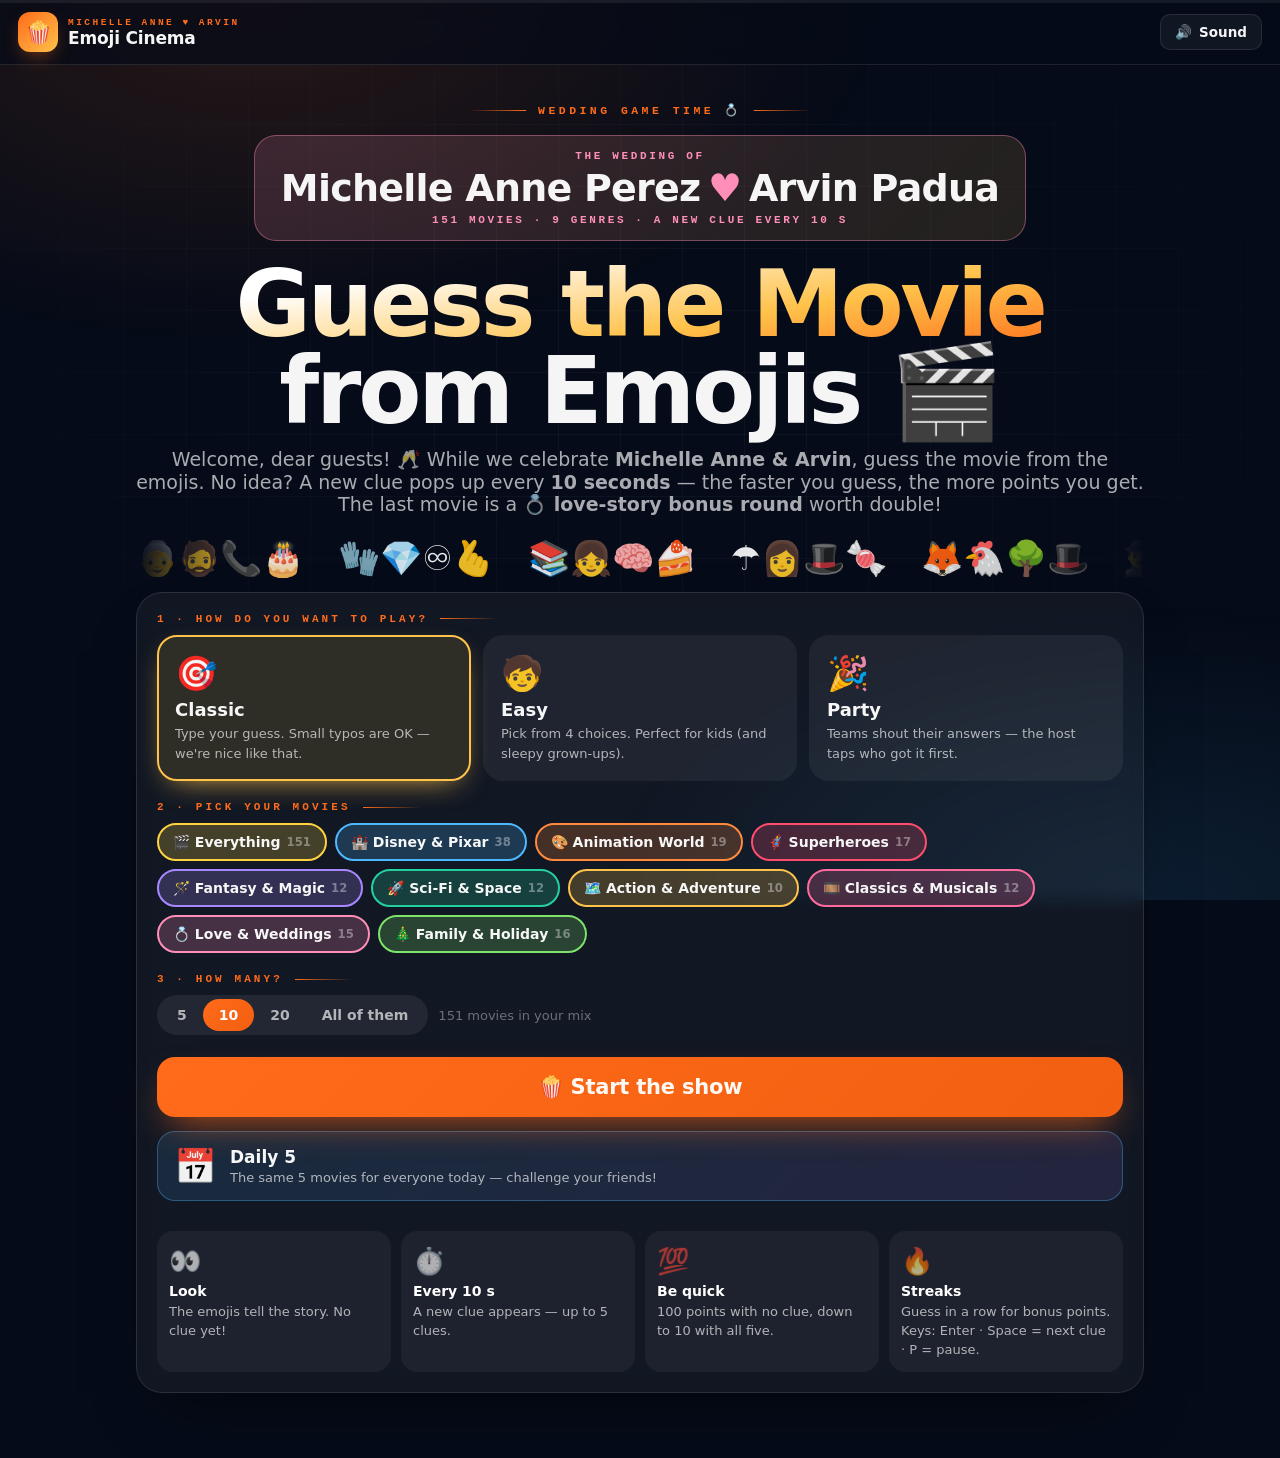
<file: emoji-movies.html>
<!DOCTYPE html>
<html lang="en">
<head>
<meta charset="utf-8">
<meta name="viewport" content="width=device-width, initial-scale=1, viewport-fit=cover">
<title>Emoji Cinema 🍿 · Guess the Movie</title>
<meta name="description" content="Wedding game time for Michelle Anne Perez & Arvin Padua — guess the movie from emojis! A new clue every 10 seconds, 151 movies, 9 categories.">
<meta name="theme-color" content="#050b18">
<link rel="icon" href="data:image/svg+xml,<svg xmlns='http://www.w3.org/2000/svg' viewBox='0 0 100 100'><text y='.9em' font-size='90'>🍿</text></svg>">
<style>
  :root {
    --nam: #050b18; --nam2: #0a1426; --nam3: #111f3a; --ink: rgba(255,255,255,.96); --ink2: rgba(255,255,255,.66); --muted: rgba(255,255,255,.38);
    --card: rgba(255,255,255,.05); --card2: rgba(255,255,255,.09); --line: rgba(255,255,255,.1);
    --pink: #ff6b1a; --yellow: #ffc24a; --cyan: #4db8ff; --green: #25d0a0; --red: #ff4d6d; --orange: #ff6b1a; --violet: #a888ff;
    --mono: 'Cascadia Code', 'Consolas', 'SF Mono', monospace;
    --font: 'Segoe UI Variable Display', 'Segoe UI', system-ui, -apple-system, 'Nunito', sans-serif;
    --round: 'Segoe UI', system-ui, sans-serif;
  }
  * { box-sizing: border-box; margin: 0; padding: 0; -webkit-tap-highlight-color: transparent; }
  html, body { height: 100%; }
  body { font-family: var(--font); color: var(--ink); background: var(--nam); overflow-x: hidden; min-height: 100%; -webkit-font-smoothing: antialiased; }
  body::before { content: ''; position: fixed; inset: 0; pointer-events: none; z-index: 0;
    background: radial-gradient(ellipse 90% 70% at 20% 0%, rgba(255,107,26,.14), transparent 55%), radial-gradient(ellipse 80% 60% at 90% 100%, rgba(77,184,255,.11), transparent 55%); }
  body::after { content: ''; position: fixed; inset: 0; pointer-events: none; z-index: 0;
    background-image: linear-gradient(rgba(255,255,255,.035) 1px, transparent 1px), linear-gradient(90deg, rgba(255,255,255,.035) 1px, transparent 1px);
    background-size: 62px 62px; mask-image: radial-gradient(ellipse 80% 70% at 50% 40%, #000 20%, transparent 78%); }
  #rail { position: fixed; top: 0; left: 0; right: 0; height: 3px; background: rgba(255,255,255,.07); z-index: 30; }
  #railfill { height: 100%; width: 0; background: linear-gradient(90deg, var(--orange), var(--yellow)); box-shadow: 0 0 14px rgba(255,107,26,.7); transition: width .55s cubic-bezier(.4,0,.2,1); }
  button, input { font: inherit; color: inherit; }
  button { cursor: pointer; border: 0; background: none; }
  .hidden { display: none !important; }

  /* floating background emojis */
  .float-bg { position: fixed; inset: 0; pointer-events: none; overflow: hidden; z-index: 0; }
  .float-bg span { position: absolute; bottom: -60px; font-size: 34px; opacity: .09; animation: rise linear infinite; filter: saturate(1.4); }
  @keyframes rise { to { transform: translateY(-115vh) rotate(360deg); } }

  /* top bar */
  .top { position: sticky; top: 0; z-index: 20; display: flex; align-items: center; gap: 12px; padding: 12px 18px; backdrop-filter: blur(10px); background: rgba(5,11,24,.7); border-bottom: 1px solid var(--line); }
  .logo { display: flex; align-items: center; gap: 10px; cursor: pointer; user-select: none; }
  .logo .ic { width: 40px; height: 40px; border-radius: 12px; display: grid; place-items: center; font-size: 22px; background: linear-gradient(135deg, var(--orange), var(--yellow)); box-shadow: 0 8px 22px -10px var(--orange); }
  .logo small { display: block; font: 800 9.5px var(--mono); letter-spacing: .26em; color: var(--orange); }
  .logo b { font-size: 17px; font-weight: 800; letter-spacing: -.01em; color: var(--ink); }
  .sp { flex: 1; }
  /* the couple, centred in the top bar while playing (desktop) · instead of the title (phone) */
  .tcouple { position: absolute; left: 50%; top: 50%; transform: translate(-50%, -50%); text-align: center; line-height: 1.1; pointer-events: none; white-space: nowrap; display: none; }
  body.playing .tcouple { display: block; }
  .tcouple small { display: block; font: 700 9.5px var(--mono); letter-spacing: .26em; text-transform: uppercase; color: #ff8fb8; margin-bottom: 3px; }
  .tcouple b { font-size: 21px; font-weight: 800; letter-spacing: -.02em; }
  .tcouple .amp { color: #ff8fb8; margin: 0 .22em; font-weight: 400; }
  .tcouple .short { display: none; }
  .pill { height: 36px; padding: 0 14px; border-radius: 10px; background: var(--card); border: 1px solid var(--line); display: inline-flex; align-items: center; gap: 7px; font-weight: 700; font-size: 13.5px; }
  .hud .pill { font-family: var(--mono); font-size: 12.5px; }
  .pill:hover { background: var(--card2); }

  main { position: relative; z-index: 1; max-width: 1040px; margin: 0 auto; padding: 20px 16px 60px; }

  /* home */
  .hero { text-align: center; padding: 18px 0 8px; }
  .hero .eyebrow { justify-content: center; }
  .hero .eyebrow::before { content: ''; height: 1px; width: 58px; background: linear-gradient(270deg, var(--orange), transparent); }
  .hero h1 { font-size: clamp(40px, 8vw, 92px); line-height: .95; font-weight: 800; letter-spacing: -.035em; }
  .hero h1 .grad { background: linear-gradient(170deg, #fff 20%, var(--yellow) 62%, var(--orange) 100%); -webkit-background-clip: text; background-clip: text; -webkit-text-fill-color: transparent; }
  .eyebrow { font: 700 11.5px var(--mono); letter-spacing: .3em; text-transform: uppercase; color: var(--orange); margin-bottom: 18px; display: flex; align-items: center; gap: 12px; }
  .eyebrow::after { content: ''; height: 1px; width: 58px; background: linear-gradient(90deg, var(--orange), transparent); }
  @keyframes shine { to { background-position: 200% 0; } }
  .couple { margin: 0 auto 20px; display: inline-flex; flex-direction: column; align-items: center; gap: 4px; padding: 14px 26px; border-radius: 22px; background: linear-gradient(135deg, rgba(255,143,184,.16), rgba(255,194,74,.12)); border: 1px solid rgba(255,143,184,.4); }
  .couple .nm { font-size: clamp(22px, 4.4vw, 38px); font-weight: 800; letter-spacing: -.02em; }
  .couple .nm .amp { color: #ff8fb8; font-weight: 400; margin: 0 .2em; }
  .couple small { font: 700 11px var(--mono); letter-spacing: .24em; text-transform: uppercase; color: #ff8fb8; }
  .heart { display: inline-block; animation: beat 1.2s ease-in-out infinite; }
  @keyframes beat { 0%, 100% { transform: scale(1); } 15% { transform: scale(1.25); } 30% { transform: scale(1); } 45% { transform: scale(1.18); } }
  .bonus { display: inline-flex; gap: 6px; align-items: center; margin-left: 8px; padding: 6px 12px; border-radius: 99px; font: 800 12px var(--mono); letter-spacing: .1em; background: linear-gradient(135deg, #ff8fb8, var(--yellow)); color: var(--nam); animation: beat 1.6s ease-in-out infinite; }
  .hero p { margin-top: 12px; color: var(--ink2); font-size: clamp(15px, 2.4vw, 19px); }
  .marquee { margin: 22px auto 6px; overflow: hidden; mask-image: linear-gradient(90deg, transparent, #000 10%, #000 90%, transparent); }
  .marquee div { display: inline-flex; gap: 34px; white-space: nowrap; animation: slide 40s linear infinite; font-size: 34px; }
  .marquee div span { opacity: .95; }
  @keyframes slide { to { transform: translateX(-50%); } }
  .panel { background: var(--card); border: 1px solid var(--line); border-radius: 26px; padding: 20px; backdrop-filter: blur(8px); box-shadow: 0 30px 60px -30px rgba(0,0,0,.6); }
  .sec-t { font: 700 11px var(--mono); letter-spacing: .28em; color: var(--orange); margin: 20px 0 10px; text-transform: uppercase; display: flex; align-items: center; gap: 12px; }
  .sec-t::after { content: ''; height: 1px; width: 58px; background: linear-gradient(90deg, var(--orange), transparent); }
  .sec-t:first-child { margin-top: 0; }
  .modes { display: grid; grid-template-columns: repeat(3, 1fr); gap: 12px; }
  .mode { text-align: left; padding: 16px; border-radius: 20px; background: rgba(255,255,255,.06); border: 2px solid transparent; transition: transform .15s, border-color .15s, background .15s; }
  .mode:hover { transform: translateY(-3px); background: rgba(255,255,255,.1); }
  .mode.on { border-color: var(--yellow); background: rgba(255,210,63,.12); box-shadow: 0 10px 30px -14px var(--yellow); }
  .mode .e { font-size: 34px; }
  .mode b { display: block; font-size: 18px; margin: 6px 0 3px; }
  .mode span { font-size: 13px; color: var(--ink2); line-height: 1.4; }
  .chips { display: flex; flex-wrap: wrap; gap: 8px; }
  .chip { padding: 9px 14px; border-radius: 99px; background: rgba(255,255,255,.07); border: 2px solid transparent; font-weight: 700; font-size: 14px; display: inline-flex; gap: 6px; align-items: center; transition: transform .12s; }
  .chip:hover { transform: scale(1.04); }
  .chip.on { border-color: var(--c, var(--yellow)); background: color-mix(in srgb, var(--c, var(--yellow)) 22%, transparent); }
  .chip small { color: var(--muted); font-weight: 600; }
  .row { display: flex; gap: 10px; align-items: center; flex-wrap: wrap; }
  .seg { display: inline-flex; background: rgba(255,255,255,.07); border-radius: 99px; padding: 4px; }
  .seg button { padding: 8px 16px; border-radius: 99px; font-weight: 800; font-size: 14px; color: var(--ink2); }
  .seg button.on { background: linear-gradient(135deg, var(--orange), #f25f10); color: #fff; }
  .big { margin-top: 22px; width: 100%; padding: 18px; border-radius: 18px; font-size: 21px; font-weight: 800; letter-spacing: -.01em; background: linear-gradient(135deg, var(--orange), #f25f10); box-shadow: 0 16px 36px -14px rgba(255,107,26,.8); transition: transform .15s, filter .15s; }
  .big:hover { transform: translateY(-2px) scale(1.01); filter: brightness(1.08); }
  .big:active { transform: scale(.98); }
  .ghost { padding: 12px 18px; border-radius: 16px; font-weight: 800; background: rgba(255,255,255,.08); border: 1px solid var(--line); }
  .ghost:hover { background: rgba(255,255,255,.14); }
  .daily { display: flex; align-items: center; gap: 14px; margin-top: 14px; padding: 14px 16px; border-radius: 18px; background: linear-gradient(135deg, rgba(77,184,255,.12), rgba(168,136,255,.12)); border: 1px solid rgba(77,184,255,.35); text-align: left; width: 100%; }
  .daily .e { font-size: 34px; }
  .daily b { font-size: 17px; display: block; }
  .daily span { font-size: 13px; color: var(--ink2); }
  .bests { display: flex; gap: 10px; flex-wrap: wrap; margin-top: 14px; justify-content: center; color: var(--ink2); font-size: 13px; }
  .bests b { color: var(--yellow); }
  .teams { display: grid; gap: 8px; }
  .team-ed { display: flex; gap: 8px; align-items: center; }
  .team-ed button.av { width: 46px; height: 46px; border-radius: 14px; font-size: 24px; background: rgba(255,255,255,.08); }
  .team-ed input { flex: 1; height: 46px; border-radius: 14px; border: 1px solid var(--line); background: rgba(0,0,0,.2); padding: 0 14px; font-weight: 800; outline: none; }
  .team-ed input:focus { border-color: var(--yellow); }
  .how { margin-top: 16px; display: grid; grid-template-columns: repeat(4, 1fr); gap: 10px; }
  .how div { background: rgba(255,255,255,.05); border-radius: 16px; padding: 12px; font-size: 13px; color: var(--ink2); line-height: 1.45; }
  .how div b { display: block; color: #fff; font-size: 14px; margin-bottom: 2px; }
  .how div .n { font-size: 26px; }

  /* game */
  .hud { display: flex; align-items: center; gap: 10px; flex-wrap: wrap; margin-bottom: 14px; }
  .hud .pill b { color: var(--yellow); }
  .streak { color: var(--orange); }
  .stage { position: relative; text-align: center; padding: 26px 18px 20px; border-radius: 28px; background: linear-gradient(180deg, rgba(17,31,58,.85), rgba(10,20,38,.75)); border: 1px solid var(--line); overflow: hidden; box-shadow: 0 30px 70px -36px #000; }
  .stage::before { content: ''; position: absolute; inset: -40% -10% auto; height: 70%; background: radial-gradient(closest-side, rgba(255,194,74,.16), transparent); pointer-events: none; }
  .catchip { display: inline-flex; gap: 6px; align-items: center; padding: 6px 12px; border-radius: 99px; font-size: 13px; font-weight: 800; background: color-mix(in srgb, var(--c) 25%, transparent); border: 1px solid color-mix(in srgb, var(--c) 60%, transparent); }
  .emojis { margin: 18px 0 10px; font-size: clamp(54px, 12vw, 104px); line-height: 1.15; display: flex; justify-content: center; gap: .12em; flex-wrap: wrap; }
  .emojis span { display: inline-block; animation: pop .55s cubic-bezier(.2,1.6,.4,1) both; filter: drop-shadow(0 10px 18px rgba(0,0,0,.35)); }
  .emojis span:hover { animation: wiggle .5s; }
  @keyframes pop { from { transform: scale(0) rotate(-30deg); opacity: 0; } to { transform: scale(1); opacity: 1; } }
  @keyframes wiggle { 25% { transform: rotate(-12deg) scale(1.1); } 75% { transform: rotate(12deg) scale(1.1); } }
  .timer { max-width: 560px; margin: 8px auto 0; }
  .tbar { height: 14px; border-radius: 99px; background: rgba(255,255,255,.1); overflow: hidden; position: relative; }
  .tbar i { position: absolute; inset: 0 auto 0 0; width: 0; border-radius: 99px; transition: width .1s linear; background: linear-gradient(90deg, var(--orange), var(--yellow)); box-shadow: 0 0 14px rgba(255,107,26,.6); }
  .tlab { display: flex; justify-content: space-between; margin-top: 7px; font: 700 13px var(--mono); color: var(--ink2); letter-spacing: .02em; }
  .tlab .worth { color: var(--yellow); }
  .tlab .soon { animation: blink .5s step-end infinite; color: var(--orange); }
  @keyframes blink { 50% { opacity: .35; } }
  .dots { display: flex; gap: 6px; justify-content: center; margin-top: 10px; }
  .dots i { width: 34px; height: 8px; border-radius: 4px; background: rgba(255,255,255,.14); transition: background .3s; }
  .dots i.on { background: var(--orange); box-shadow: 0 0 10px rgba(255,107,26,.8); }
  .clues { display: grid; gap: 9px; margin-top: 16px; }
  .clue { display: flex; gap: 12px; align-items: center; padding: 12px 16px; border-radius: 18px; background: rgba(255,255,255,.05); border: 1px dashed var(--line); color: var(--muted); font-weight: 700; min-height: 54px; text-align: left; }
  .clue .n { width: 32px; height: 32px; border-radius: 10px; display: grid; place-items: center; font: 800 13px var(--mono); flex-shrink: 0; background: rgba(255,255,255,.08); }
  .clue.on { color: #fff; border-style: solid; border-color: color-mix(in srgb, var(--c) 55%, transparent); background: color-mix(in srgb, var(--c) 16%, transparent); animation: flip .5s ease both; font-size: 17px; }
  .clue.on .n { background: var(--c); color: var(--nam); }
  @keyframes flip { from { transform: rotateX(90deg); opacity: 0; } to { transform: none; opacity: 1; } }
  .answer { margin-top: 16px; display: flex; gap: 10px; }
  .answer input { flex: 1; min-width: 0; height: 60px; border-radius: 20px; border: 2px solid var(--line); background: rgba(0,0,0,.25); padding: 0 20px; font-size: 20px; font-weight: 800; outline: none; transition: border-color .2s; }
  .answer input:focus { border-color: var(--orange); box-shadow: 0 0 0 5px rgba(255,107,26,.15); }
  .answer input.shake { animation: shake .4s; border-color: var(--red); }
  @keyframes shake { 20%, 60% { transform: translateX(-10px); } 40%, 80% { transform: translateX(10px); } }
  .answer .go { height: 60px; padding: 0 26px; border-radius: 18px; font-weight: 800; font-size: 18px; background: linear-gradient(135deg, var(--orange), #f25f10); color: #fff; box-shadow: 0 12px 28px -14px rgba(255,107,26,.9); }
  .feedback { min-height: 26px; margin-top: 10px; font-weight: 800; font-size: 15px; text-align: center; }
  .feedback.bad { color: var(--red); } .feedback.close { color: var(--orange); }
  .choices { margin-top: 16px; display: grid; grid-template-columns: 1fr 1fr; gap: 10px; }
  .choice { padding: 18px 14px; border-radius: 20px; font-weight: 900; font-size: 18px; background: rgba(255,255,255,.08); border: 2px solid var(--line); transition: transform .12s, background .12s; }
  .choice:hover:not(:disabled) { transform: translateY(-2px); background: rgba(255,255,255,.14); }
  .choice:disabled { opacity: .35; text-decoration: line-through; cursor: not-allowed; }
  .party { margin-top: 16px; display: grid; gap: 10px; }
  .party .who { display: grid; grid-template-columns: repeat(auto-fit, minmax(150px, 1fr)); gap: 10px; }
  .party .tb { padding: 16px; border-radius: 20px; font-weight: 900; font-size: 18px; background: color-mix(in srgb, var(--c) 25%, transparent); border: 2px solid var(--c); transition: transform .12s; }
  .party .tb:hover { transform: scale(1.03); }
  .party .tb small { display: block; font-size: 12px; opacity: .8; }
  .party .hint { text-align: center; color: var(--ink2); font-size: 14px; }
  .tools { display: flex; gap: 10px; justify-content: center; flex-wrap: wrap; margin-top: 14px; }
  .tools button { padding: 10px 16px; border-radius: 14px; font-weight: 800; font-size: 14px; background: rgba(255,255,255,.07); border: 1px solid var(--line); }
  .tools button:hover { background: rgba(255,255,255,.14); }
  .kbd { font-size: 11px; color: var(--muted); margin-left: 4px; border: 1px solid var(--line); border-radius: 5px; padding: 0 5px; }
  .paused { position: absolute; inset: 0; z-index: 3; display: grid; place-items: center; background: rgba(5,11,24,.88); backdrop-filter: blur(8px); font-size: 26px; font-weight: 900; }

  /* reveal */
  .ov { position: fixed; inset: 0; z-index: 40; display: grid; place-items: center; padding: 16px; background: rgba(5,11,24,.78); backdrop-filter: blur(6px); animation: fade .25s; }
  @keyframes fade { from { opacity: 0; } }
  .rv { width: min(820px, 100%); max-height: calc(100vh - 32px); overflow: auto; display: grid; grid-template-columns: 290px 1fr; gap: 22px; padding: 22px; border-radius: 30px; background: linear-gradient(160deg, var(--nam3), var(--nam)); border: 1px solid var(--line); box-shadow: 0 40px 90px -30px #000; animation: zoom .45s cubic-bezier(.2,1.4,.4,1); }
  @keyframes zoom { from { transform: scale(.8); opacity: 0; } }
  .poster { position: relative; aspect-ratio: 2 / 3; border-radius: 20px; overflow: hidden; perspective: 900px; }
  .poster .in { position: absolute; inset: 0; transform-style: preserve-3d; transition: transform .9s cubic-bezier(.3,1.3,.4,1); }
  .poster.flip .in { transform: rotateY(180deg); }
  .poster .face { position: absolute; inset: 0; backface-visibility: hidden; border-radius: 20px; display: grid; place-items: center; text-align: center; }
  .poster .front { background: linear-gradient(135deg, var(--orange), var(--yellow)); font-size: 80px; }
  .poster .front small { display: block; font-size: 14px; font-weight: 800; margin-top: 6px; }
  .poster .back { transform: rotateY(180deg); background: #000; }
  .poster .back img { width: 100%; height: 100%; object-fit: cover; }
  .poster .back .fb { padding: 20px; font-size: 64px; background: linear-gradient(160deg, color-mix(in srgb, var(--c) 70%, #000), var(--nam)); width: 100%; height: 100%; display: grid; place-items: center; align-content: center; gap: 8px; }
  .poster .back .fb b { font-size: 22px; line-height: 1.15; }
  .credit { font-size: 10.5px; color: var(--muted); margin-top: 6px; text-align: center; }
  .res { font: 800 12.5px var(--mono); letter-spacing: .22em; text-transform: uppercase; }
  .res.ok { color: var(--green); } .res.no { color: var(--orange); }
  .rv h2 { font-size: clamp(28px, 4.6vw, 44px); line-height: 1.02; margin: 8px 0 6px; font-weight: 800; letter-spacing: -.03em; }
  .rv .yr { color: var(--ink2); font-weight: 700; }
  .rv .pts { margin: 14px 0; display: flex; gap: 10px; flex-wrap: wrap; }
  .rv .pts span { padding: 8px 14px; border-radius: 14px; background: rgba(255,255,255,.08); font-weight: 800; font-size: 14px; }
  .rv .pts span b { color: var(--yellow); }
  .rv ol { padding-left: 20px; color: var(--ink2); font-size: 14px; line-height: 1.6; }
  .rv .em { font-size: 34px; margin-top: 6px; }
  .rv .acts { display: flex; gap: 10px; margin-top: 18px; flex-wrap: wrap; }
  .rv .acts .big { margin: 0; width: auto; flex: 1; font-size: 19px; padding: 15px; }

  /* end */
  .end { text-align: center; }
  .end .trophy { font-size: 90px; animation: pop .7s cubic-bezier(.2,1.6,.4,1) both; }
  .end h2 { font-size: clamp(40px, 8vw, 84px); font-weight: 800; letter-spacing: -.045em; line-height: .95; background: linear-gradient(170deg, #fff 20%, var(--yellow) 62%, var(--orange) 100%); -webkit-background-clip: text; background-clip: text; -webkit-text-fill-color: transparent; }
  .end .rank { display: inline-block; margin-top: 12px; padding: 8px 18px; border-radius: 99px; font: 800 12px var(--mono); letter-spacing: .2em; text-transform: uppercase; background: linear-gradient(135deg, var(--orange), var(--yellow)); color: var(--nam); }
  .stats { display: grid; grid-template-columns: repeat(4, 1fr); gap: 10px; margin: 22px 0; }
  .stats div { background: rgba(255,255,255,.07); border-radius: 20px; padding: 14px; }
  .stats b { display: block; font: 800 30px var(--mono); letter-spacing: -.03em; color: var(--yellow); }
  .stats span { font-size: 13px; color: var(--ink2); }
  .recap { display: grid; grid-template-columns: repeat(auto-fill, minmax(120px, 1fr)); gap: 10px; text-align: left; }
  .rc { border-radius: 16px; overflow: hidden; background: rgba(255,255,255,.06); border: 2px solid transparent; }
  .rc.ok { border-color: rgba(46,229,157,.55); } .rc.no { border-color: rgba(255,90,110,.45); }
  .rc .im { aspect-ratio: 2 / 3; background: linear-gradient(160deg, var(--nam3), var(--nam)); display: grid; place-items: center; font-size: 34px; }
  .rc .im img { width: 100%; height: 100%; object-fit: cover; }
  .rc div.t { padding: 7px 9px; font-size: 12px; font-weight: 800; line-height: 1.25; }
  .rc div.t small { display: block; color: var(--muted); font-weight: 700; }
  .podium { display: grid; gap: 8px; max-width: 480px; margin: 18px auto; }
  .podium div { display: flex; align-items: center; gap: 12px; padding: 12px 16px; border-radius: 18px; background: rgba(255,255,255,.07); font-weight: 900; font-size: 18px; }
  .podium div:first-child { background: linear-gradient(135deg, rgba(255,194,74,.3), rgba(255,107,26,.22)); }
  .podium .sc { margin-left: auto; color: var(--yellow); }
  canvas#fx { position: fixed; inset: 0; pointer-events: none; z-index: 60; }
  .toast { position: fixed; left: 50%; top: 84px; transform: translateX(-50%) translateY(-20px); opacity: 0; z-index: 70; padding: 12px 20px; border-radius: 16px; background: var(--nam); color: #fff; border: 1px solid rgba(255,107,26,.5); font-weight: 800; transition: all .25s; pointer-events: none; box-shadow: 0 20px 40px -18px #000; }
  .toast.show { opacity: 1; transform: translateX(-50%); }

  @media (max-width: 1100px) { body.playing .tcouple .full { display: none; } body.playing .tcouple .short { display: inline; } }
  @media (max-width: 760px) {
    .top { padding: 10px 12px; gap: 8px; }
    .logo.wed > div { display: none; }
    .tcouple { display: block; position: static; transform: none; text-align: left; flex: 1; min-width: 0; }
    .tcouple b { font-size: 17px; display: block; overflow: hidden; text-overflow: ellipsis; }
    .tcouple .full { display: none; } .tcouple .short { display: inline; }
    .top .pill { padding: 0 11px; } .top .pill .lbl { display: none; }
    .modes { grid-template-columns: 1fr; }
    .how { grid-template-columns: 1fr 1fr; }
    .rv { grid-template-columns: 1fr; }
    .poster { max-width: 240px; margin: 0 auto; width: 100%; }
    .stats { grid-template-columns: 1fr 1fr; }
    .choices { grid-template-columns: 1fr; }
    .logo small { display: none; }
  }
</style>
</head>
<body>
<div id="rail"><div id="railfill"></div></div>
<div class="float-bg" id="floatBg"></div>
<header class="top">
  <div class="logo" id="logo"><div class="ic">🍿</div><div><small id="logoK">NAM · PLAY</small><b>Emoji Cinema</b></div></div>
  <div class="tcouple hidden" id="tCouple"></div>
  <div class="sp"></div>
  <button class="pill" id="bSound" title="Sound on / off (M)">🔊 Sound</button>
  <button class="pill hidden" id="bHome" title="Back to the menu">🏠<span class="lbl"> Menu</span></button>
</header>

<main>
  <!-- HOME -->
  <section id="home">
    <div class="hero">
      <div class="eyebrow" id="heroK">Movie night · 137 films · 8 genres</div>
      <div class="couple hidden" id="couple"></div>
      <h1><span class="grad">Guess the Movie</span><br>from Emojis 🎬</h1>
      <p>Look at the emojis. No idea? Wait — a new clue pops up every <b>10 seconds</b>. The faster you guess, the more points you get!</p>
      <div class="marquee"><div id="marquee"></div></div>
    </div>
    <div class="panel">
      <div class="sec-t">1 · How do you want to play?</div>
      <div class="modes" id="modes">
        <button class="mode on" data-m="classic"><div class="e">🎯</div><b>Classic</b><span>Type your guess. Small typos are OK — we're nice like that.</span></button>
        <button class="mode" data-m="easy"><div class="e">🧒</div><b>Easy</b><span>Pick from 4 choices. Perfect for kids (and sleepy grown-ups).</span></button>
        <button class="mode" data-m="party"><div class="e">🎉</div><b>Party</b><span>Teams shout their answers — the host taps who got it first.</span></button>
      </div>
      <div id="teamBox" class="hidden">
        <div class="sec-t">Teams</div>
        <div class="teams" id="teams"></div>
        <div class="row" style="margin-top:8px"><button class="ghost" id="addTeam">＋ Add team</button><span style="color:var(--muted);font-size:13px">2 – 6 teams · tap the emoji to change it</span></div>
      </div>
      <div class="sec-t">2 · Pick your movies</div>
      <div class="chips" id="cats"></div>
      <div class="sec-t">3 · How many?</div>
      <div class="row">
        <div class="seg" id="rounds"><button data-n="5">5</button><button data-n="10" class="on">10</button><button data-n="20">20</button><button data-n="0">All of them</button></div>
        <span style="color:var(--muted);font-size:13px" id="poolInfo"></span>
      </div>
      <button class="big" id="start">🍿 Start the show</button>
      <button class="daily" id="daily"><div class="e">📅</div><div><b>Daily 5</b><span id="dailyTxt">The same 5 movies for everyone today — challenge your friends!</span></div></button>
      <div class="bests" id="bests"></div>
      <div class="how">
        <div><span class="n">👀</span><b>Look</b>The emojis tell the story. No clue yet!</div>
        <div><span class="n">⏱️</span><b>Every 10 s</b>A new clue appears — up to 5 clues.</div>
        <div><span class="n">💯</span><b>Be quick</b>100 points with no clue, down to 10 with all five.</div>
        <div><span class="n">🔥</span><b>Streaks</b>Guess in a row for bonus points. Keys: Enter · Space = next clue · P = pause.</div>
      </div>
    </div>
  </section>

  <!-- GAME -->
  <section id="game" class="hidden">
    <div class="hud" id="hud"></div>
    <div class="stage" id="stage">
      <div class="paused hidden" id="paused">⏸ Paused — press P or tap to continue</div>
      <span class="catchip" id="gCat"></span>
      <div class="emojis" id="gEmoji"></div>
      <div class="timer">
        <div class="tbar"><i id="tFill"></i></div>
        <div class="tlab"><span id="tTxt">Next clue in 10s</span><span class="worth" id="tWorth">Worth 100 pts</span></div>
        <div class="dots" id="dots"></div>
      </div>
      <div class="clues" id="clues"></div>
      <div id="ansClassic" class="answer"><input id="guess" placeholder="Type the movie title…" autocomplete="off" spellcheck="false" aria-label="Your guess"><button class="go" id="bGuess">Guess!</button></div>
      <div id="ansEasy" class="choices hidden"></div>
      <div id="ansParty" class="party hidden"><div class="hint">🗣️ Everybody shout! Host: tap the team that got it first.</div><div class="who" id="who"></div></div>
      <div class="feedback" id="fb"></div>
      <div class="tools">
        <button id="bClue">💡 Next clue now <span class="kbd">Space</span></button>
        <button id="bPause">⏸ Pause <span class="kbd">P</span></button>
        <button id="bGive">🏳️ Show answer</button>
      </div>
    </div>
  </section>

  <!-- END -->
  <section id="end" class="hidden"></section>
</main>

<div class="ov hidden" id="ov"></div>
<canvas id="fx"></canvas>
<div class="toast" id="toast"></div>

<script>
'use strict';
/* ═════════════════════════════════════════════════════════════════════════════
   EMOJI CINEMA — guess the movie from emojis. A clue every 10 s (5 clues), then
   the answer with the poster (Wikipedia page image, loaded when the answer shows).
   ═════════════════════════════════════════════════════════════════════════════ */
/* 💍 Made for the wedding of Michelle Anne Perez & Arvin Padua — set WEDDING = null for the normal game */
const WEDDING = { bride: 'Michelle Anne', groom: 'Arvin', full: 'Michelle Anne Perez & Arvin Padua', couple: 'Michelle Anne & Arvin' };
const CATS = {
  pixar:   { n: 'Disney & Pixar', e: '🏰', c: '#4db8ff' },
  ani:     { n: 'Animation World', e: '🎨', c: '#ff8a3d' },
  hero:    { n: 'Superheroes', e: '🦸', c: '#ff4d6d' },
  magic:   { n: 'Fantasy & Magic', e: '🪄', c: '#a888ff' },
  scifi:   { n: 'Sci-Fi & Space', e: '🚀', c: '#25d0a0' },
  action:  { n: 'Action & Adventure', e: '🗺️', c: '#ffc24a' },
  classic: { n: 'Classics & Musicals', e: '🎞️', c: '#ff6b9a' },
  love:    { n: 'Love & Weddings', e: '💍', c: '#ff8fb8' },
  family:  { n: 'Family & Holiday', e: '🎄', c: '#7ee36b' },
};
// [emojis, title, year, category, wikipedia page, [5 clues, vague → obvious], aliases]
const RAW = [
  // ── Disney & Pixar ──
  ['🐠🔍👨‍👦🌊', 'Finding Nemo', 2003, 'pixar', 'Finding_Nemo', ['An ocean adventure', 'A worried dad crosses the whole sea', 'His new friend forgets everything in seconds', 'His son has a small "lucky fin"', 'Just keep swimming! 🐟']],
  ['🤠🚀🧸', 'Toy Story', 1995, 'pixar', 'Toy_Story', ['Toys come alive when nobody is looking', 'A cowboy feels replaced', 'The new toy thinks he is a real space ranger', 'To infinity… and beyond!', 'Woody and Buzz Lightyear']],
  ['❄️👸👸⛄', 'Frozen', 2013, 'pixar', 'Frozen_(2013_film)', ['Two royal sisters', 'One of them has icy powers', 'A snowman who loves warm hugs', 'Let it go! 🎶', 'Elsa and Anna of Arendelle']],
  ['🦁👑🌅', 'The Lion King', 1994, 'pixar', 'The_Lion_King', ['Set on the African savanna', 'A young prince loses his father', 'His evil uncle takes the throne', 'Hakuna Matata!', 'Simba, Mufasa and Scar']],
  ['🎈🏠👴👦', 'Up', 2009, 'pixar', 'Up_(2009_film)', ['A grumpy old man', 'A boy scout tags along by accident', 'A house that flies', 'Thousands of balloons', 'Carl, Russell and Dug the talking dog']],
  ['🐀👨‍🍳🍲🗼', 'Ratatouille', 2007, 'pixar', 'Ratatouille_(film)', ['Set in Paris', 'Someone with a great sense of smell', 'A rat who wants to be a chef', 'He steers a boy by pulling his hair', 'Remy cooks a famous vegetable dish']],
  ['🤖🌱💚🚀', 'WALL-E', 2008, 'pixar', 'WALL-E', ['Earth is covered in trash', 'A lonely robot keeps on cleaning', 'He falls for a sleek white robot', 'All the humans live on a spaceship', 'EVE and WALL·E'], ['walle', 'wall e']],
  ['🧠😀😢😡😱🤢', 'Inside Out', 2015, 'pixar', 'Inside_Out_(2015_film)', ['It happens inside someone’s head', 'An 11-year-old girl moves to a new city', 'Feelings are the main characters', 'Joy and Sadness get lost', 'Riley’s emotions']],
  ['👹👧🚪⚡', 'Monsters, Inc.', 2001, 'pixar', 'Monsters,_Inc.', ['Monsters go to work at a factory', 'They collect children’s screams', 'A little girl sneaks into their world', 'Mike and Sulley', 'Kitty! Boo!'], ['monsters inc']],
  ['🏎️⚡🏁', 'Cars', 2006, 'pixar', 'Cars_(film)', ['A racing star gets stuck in a tiny town', 'The town is on Route 66', 'His best friend is a rusty tow truck', 'Ka-chow!', 'Lightning McQueen and Mater']],
  ['🦸‍♂️👨‍👩‍👧‍👦💥', 'The Incredibles', 2004, 'pixar', 'The_Incredibles', ['A family with a secret', 'Dad misses his glory days', 'Mom can stretch like rubber', 'No capes!', 'Mr. Incredible and Elastigirl']],
  ['💀🎸🌼🕯️', 'Coco', 2017, 'pixar', 'Coco_(2017_film)', ['A boy who loves music', 'Set on Día de los Muertos', 'He crosses into the Land of the Dead', 'Remember me 🎶', 'Miguel and his great-great-grandfather']],
  ['🧞‍♂️🪔🐒🕌', 'Aladdin', 1992, 'pixar', 'Aladdin_(1992_Disney_film)', ['A street boy in Agrabah', 'A magic lamp', 'Three wishes', 'A whole new world 🎶', 'The Genie and a monkey named Abu']],
  ['🧜‍♀️🦀🎶🔱', 'The Little Mermaid', 1989, 'pixar', 'The_Little_Mermaid_(1989_film)', ['Under the sea', 'A princess wants to be human', 'A sea witch takes her voice', 'Her friend is a crab named Sebastian', 'Ariel']],
  ['🌹📚👹🕰️', 'Beauty and the Beast', 1991, 'pixar', 'Beauty_and_the_Beast_(1991_film)', ['A cursed castle', 'A girl who loves books', 'A talking candle and a talking clock', 'A magic rose losing its petals', 'Belle']],
  ['🌊🛶🐓🌺', 'Moana', 2016, 'pixar', 'Moana_(2016_film)', ['A Pacific island adventure', 'The ocean chooses a chief’s daughter', 'A shapeshifting demigod with tattoos', 'A very silly chicken named Heihei', 'How far I’ll go 🎶']],
  ['🐰🦊🚓🏙️', 'Zootopia', 2016, 'pixar', 'Zootopia', ['A city run by animals', 'A bunny becomes a police officer', 'She teams up with a sly fox', 'The DMV is run by sloths', 'Judy Hopps and Nick Wilde'], ['zootropolis']],
  ['🏰💇‍♀️🏮🍳', 'Tangled', 2010, 'pixar', 'Tangled', ['A girl locked in a tower', 'Super long magic hair', 'Floating lanterns on her birthday', 'A frying pan is her weapon', 'Rapunzel']],
  ['🐘👂🎪🪶', 'Dumbo', 1941, 'pixar', 'Dumbo', ['The circus', 'A baby elephant is teased', 'His best friend is a mouse', 'He learns to fly', 'Those enormous ears!']],
  ['🐶🐕🍝🌙', 'Lady and the Tramp', 1955, 'pixar', 'Lady_and_the_Tramp', ['Two dogs from different worlds', 'A cocker spaniel meets a stray', 'A romantic dinner behind a restaurant', 'They share one noodle', 'Bella Notte 🎶']],
  ['🐶🖤🤍🧥', '101 Dalmatians', 1961, 'pixar', 'One_Hundred_and_One_Dalmatians', ['Lots and lots of puppies', 'A villain wants a fur coat', 'Spotted dogs', 'Cruella de Vil', 'Pongo and Perdita'], ['one hundred and one dalmatians', '101 dalmations']],
  ['🧚‍♀️👦⏰🐊', 'Peter Pan', 1953, 'pixar', 'Peter_Pan_(1953_film)', ['A boy who never grows up', 'Neverland', 'Fairy dust lets you fly', 'A crocodile that goes tick-tock', 'Captain Hook and Tinker Bell']],
  ['🍎👸⛏️🪞', 'Snow White and the Seven Dwarfs', 1937, 'pixar', 'Snow_White_and_the_Seven_Dwarfs_(1937_film)', ['Disney’s very first full-length film', 'Mirror, mirror on the wall', 'A jealous queen', 'Seven little miners', 'A poisoned apple'], ['snow white']],
  ['👠🎃🕛👸', 'Cinderella', 1950, 'pixar', 'Cinderella_(1950_film)', ['A kind girl with mean stepsisters', 'A fairy godmother', 'Bibbidi-bobbidi-boo!', 'Leave the ball by midnight', 'A glass slipper']],
  ['🐉🗡️👧🏯', 'Mulan', 1998, 'pixar', 'Mulan_(1998_film)', ['Ancient China', 'A girl takes her father’s place', 'She disguises herself as a soldier', 'A tiny dragon named Mushu', 'I’ll make a man out of you 🎶']],
  ['🐜🎪🦗🍂', 'A Bug’s Life', 1998, 'pixar', 'A_Bug%27s_Life', ['Insects', 'An inventive little ant', 'Grasshoppers bully the colony', 'He hires circus bugs thinking they are warriors', 'Flik'], ['a bugs life', 'bugs life']],
  ['🦋🏠🕯️🇨🇴', 'Encanto', 2021, 'pixar', 'Encanto_(film)', ['A magical family in Colombia', 'Everyone gets a special gift — except one', 'Their house is alive', 'We don’t talk about Bruno 🎶', 'Mirabel Madrigal']],
  ['🔥💧🏙️💕', 'Elemental', 2023, 'pixar', 'Elemental_(2023_film)', ['A city where the elements live', 'A hot-tempered young woman', 'She meets a very emotional, watery guy', 'Fire and water can’t touch… right?', 'Ember and Wade']],
  ['🤖🦸‍♂️🍙🎈', 'Big Hero 6', 2014, 'pixar', 'Big_Hero_6_(film)', ['A boy genius', 'A huggable health-care robot', 'The city of San Fransokyo', 'Tiny microbots', 'Baymax']],
  ['🕹️👊🍬🏁', 'Wreck-It Ralph', 2012, 'pixar', 'Wreck-It_Ralph', ['Video-game characters', 'A bad guy wants to be a hero', 'A racing world made of candy', 'A glitchy little racer', 'I’m gonna wreck it!'], ['wreck it ralph']],
  ['👩‍🦰🏹🐻🏴', 'Brave', 2012, 'pixar', 'Brave_(2012_film)', ['Set in Scotland', 'A princess who is great at archery', 'She refuses to get married', 'A spell turns her mom into a bear', 'Merida']],
  ['🐼❤️🎤🇨🇦', 'Turning Red', 2022, 'pixar', 'Turning_Red', ['Toronto, 2002', 'A 13-year-old girl', 'She turns into a giant fluffy animal when emotional', 'Her favourite boy band is 4*Town', 'Mei Lee']],
  ['🎷👻🌌🎹', 'Soul', 2020, 'pixar', 'Soul_(2020_film)', ['A music teacher dreams of playing jazz', 'He falls into a hole on his big day', 'The Great Before', 'A grumpy soul called 22', 'Joe Gardner']],
  ['🐟👦🛵🇮🇹', 'Luca', 2021, 'pixar', 'Luca_(2021_film)', ['An Italian seaside town', 'Sea monsters look human on dry land', 'Two best friends', 'They dream of owning a Vespa', 'Silenzio, Bruno!']],
  ['🐸💋👑🎺', 'The Princess and the Frog', 2009, 'pixar', 'The_Princess_and_the_Frog', ['New Orleans', 'A waitress dreams of her own restaurant', 'A kiss goes wrong', 'A trumpet-playing alligator', 'Tiana']],
  ['🐒🌳🧔‍♂️🌿', 'Tarzan', 1999, 'pixar', 'Tarzan_(1999_film)', ['Deep in the jungle', 'A baby raised by gorillas', 'He swings on vines', 'Jane comes to study the apes', 'You’ll be in my heart 🎶']],
  ['👽🌺🏄‍♀️💙', 'Lilo & Stitch', 2002, 'pixar', 'Lilo_%26_Stitch', ['Hawaii', 'A lonely girl adopts a "dog"', 'He is actually Experiment 626', 'Ohana means family', 'Blue, fluffy and naughty'], ['lilo and stitch']],
  ['🪵👦🤥🦗', 'Pinocchio', 1940, 'pixar', 'Pinocchio_(1940_film)', ['A woodcarver makes a wish', 'A puppet comes to life', 'A cricket is his conscience', 'His nose grows when he lies', 'He wants to be a real boy']],
  // ── Animation World ──
  ['🐼🥋🥟🐉', 'Kung Fu Panda', 2008, 'ani', 'Kung_Fu_Panda_(film)', ['Ancient China', 'His dad runs a noodle shop', 'A clumsy chosen one', 'The Furious Five', 'Po, the Dragon Warrior']],
  ['👹🧅🫏🏰', 'Shrek', 2001, 'ani', 'Shrek', ['A muddy swamp', 'An ogre who wants to be left alone', 'A very talkative donkey', 'Ogres are like onions', 'Rescue Princess Fiona']],
  ['🐉👦🔥🛡️', 'How to Train Your Dragon', 2010, 'ani', 'How_to_Train_Your_Dragon_(2010_film)', ['Vikings', 'A teen who is bad at fighting', 'He befriends what his village hunts', 'A Night Fury', 'Hiccup and Toothless']],
  ['🦓🦁🦒🦛🏝️', 'Madagascar', 2005, 'ani', 'Madagascar_(2005_film)', ['New York zoo animals', 'They escape and get shipwrecked', 'Penguins with a secret plan', 'I like to move it, move it 🎶', 'Alex, Marty, Melman and Gloria']],
  ['🍌👀💛🌙', 'Despicable Me', 2010, 'ani', 'Despicable_Me_(film)', ['A supervillain', 'He plans to steal the Moon', 'He adopts three little girls', 'Small yellow helpers in overalls', 'Gru and the Minions']],
  ['🐿️🌰🧊🦣', 'Ice Age', 2002, 'ani', 'Ice_Age_(2002_film)', ['Prehistoric times', 'A mammoth, a sloth and a sabre-tooth tiger', 'They return a human baby', 'A squirrel forever chasing one acorn', 'Manny, Sid and Diego']],
  ['🐉🛁👧🏮', 'Spirited Away', 2001, 'ani', 'Spirited_Away', ['A Japanese anime by Studio Ghibli', 'A girl’s parents turn into pigs', 'A bathhouse for spirits', 'A silent spirit called No-Face', 'Chihiro']],
  ['🌳🐾😺🚌', 'My Neighbor Totoro', 1988, 'ani', 'My_Neighbor_Totoro', ['Studio Ghibli', 'Two sisters move to the countryside', 'A giant fluffy forest spirit', 'A bus that is also a cat', 'Totoro'], ['totoro']],
  ['🧱👷‍♂️🎉🏙️', 'The Lego Movie', 2014, 'ani', 'The_Lego_Movie', ['A world made of bricks', 'An ordinary construction worker', 'He is called "the Special"', 'Everything is awesome! 🎶', 'Emmet'], ['lego movie']],
  ['🐦🔴😠🐷', 'The Angry Birds Movie', 2016, 'ani', 'The_Angry_Birds_Movie', ['Based on a mobile game', 'Birds that can’t fly live on an island', 'Green pigs arrive by boat', 'A giant slingshot', 'Red, Chuck and Bomb'], ['angry birds', 'angry birds movie']],
  ['🍄👨‍🔧🐢👸', 'The Super Mario Bros. Movie', 2023, 'ani', 'The_Super_Mario_Bros._Movie', ['Based on a famous video game', 'Two plumbers from Brooklyn', 'A green warp pipe', 'The Mushroom Kingdom', 'Mario and Luigi vs. Bowser'], ['super mario', 'super mario bros', 'mario', 'super mario bros movie']],
  ['🐟👦🌊🍖', 'Ponyo', 2008, 'ani', 'Ponyo', ['Studio Ghibli', 'A boy finds a goldfish', 'She wants to become human', 'She LOVES ham', 'Sōsuke and the fish girl']],
  ['🐨🎤🐷🦍', 'Sing', 2016, 'ani', 'Sing_(2016_American_film)', ['Animals with big dreams', 'A koala runs a theatre', 'A singing competition', 'A gorilla, a pig and a porcupine', 'Buster Moon']],
  ['🐶🐱🐰🏙️', 'The Secret Life of Pets', 2016, 'ani', 'The_Secret_Life_of_Pets', ['What pets do when their owners leave', 'A little terrier named Max', 'A big new dog moves in', 'A bunny leads a gang of lost pets', 'New York City pets'], ['secret life of pets']],
  ['🦊🐔🌳🎩', 'Fantastic Mr. Fox', 2009, 'ani', 'Fantastic_Mr._Fox_(film)', ['Stop-motion animation', 'Based on a Roald Dahl book', 'A fox steals from three farmers', 'Boggis, Bunce and Bean', 'Mr. Fox'], ['fantastic mr fox']],
  ['🎃🎄💀🎅', 'The Nightmare Before Christmas', 1993, 'ani', 'The_Nightmare_Before_Christmas', ['Stop-motion animation', 'Halloween Town', 'Its king discovers a new holiday', 'He kidnaps Sandy Claws', 'Jack Skellington'], ['nightmare before christmas']],
  ['🗝️🚪👀🧵', 'Coraline', 2009, 'ani', 'Coraline_(film)', ['Stop-motion animation', 'A girl moves into an old house', 'A tiny hidden door', 'An "Other Mother"', 'Buttons instead of eyes']],
  ['🌧️🍔🍝🌪️', 'Cloudy with a Chance of Meatballs', 2009, 'ani', 'Cloudy_with_a_Chance_of_Meatballs_(film)', ['A young inventor', 'His machine turns water into food', 'The weather is made of food', 'A spaghetti tornado', 'Flint Lockwood'], ['cloudy with a chance of meatballs']],
  ['🚂❄️🎅🔔', 'The Polar Express', 2004, 'ani', 'The_Polar_Express_(film)', ['Christmas Eve', 'A boy starts to doubt Santa', 'A train stops outside his house', 'Hot chocolate on board', 'A bell only believers can hear'], ['polar express']],
  // ── Superheroes ──
  ['🕷️🕸️🏙️📸', 'Spider-Man', 2002, 'hero', 'Spider-Man_(2002_film)', ['A shy teenager in New York', 'A bite from a special bug', 'With great power comes great responsibility', 'The Green Goblin', 'Peter Parker'], ['spiderman', 'spider man']],
  ['🦇🃏🌃', 'The Dark Knight', 2008, 'hero', 'The_Dark_Knight', ['Gotham City', 'A billionaire vigilante', 'A chaotic villain with face paint', 'Why so serious?', 'Batman vs. the Joker'], ['dark knight', 'batman']],
  ['⚡🔨👱‍♂️🌈', 'Thor', 2011, 'hero', 'Thor_(film)', ['A Norse god', 'He is banished to Earth', 'Only the worthy can lift it', 'Asgard and his brother Loki', 'God of Thunder']],
  ['🛡️🇺🇸❄️💪', 'Captain America: The First Avenger', 2011, 'hero', 'Captain_America:_The_First_Avenger', ['World War II', 'A skinny kid with a big heart', 'Super-soldier serum', 'Frozen in ice for decades', 'Steve Rogers'], ['captain america', 'the first avenger']],
  ['🤖🔴🟡🔧', 'Iron Man', 2008, 'hero', 'Iron_Man_(2008_film)', ['A billionaire inventor', 'Kidnapped and held in a cave', 'He builds a suit of armour', '"I am ___ ___."', 'Tony Stark'], ['ironman']],
  ['🧤💎♾️🫰', 'Avengers: Infinity War', 2018, 'hero', 'Avengers:_Infinity_War', ['Dozens of heroes team up', 'Six powerful stones', 'A purple titan', 'A snap of the fingers', 'Thanos'], ['infinity war']],
  ['🦝🌳🚀🎧', 'Guardians of the Galaxy', 2014, 'hero', 'Guardians_of_the_Galaxy_(film)', ['Space outlaws team up', 'A cassette mixtape', 'A talking raccoon', 'I am Groot', 'Star-Lord']],
  ['🐆👑🌍💜', 'Black Panther', 2018, 'hero', 'Black_Panther_(film)', ['A hidden African nation', 'A new king', 'Vibranium', 'Wakanda forever!', 'T’Challa']],
  ['🦸‍♀️⚔️🛡️🌍', 'Wonder Woman', 2017, 'hero', 'Wonder_Woman_(2017_film)', ['An island of warrior women', 'World War I', 'A golden lasso of truth', 'A princess from Themyscira', 'Diana Prince']],
  ['🐜👨🔬📏', 'Ant-Man', 2015, 'hero', 'Ant-Man_(film)', ['A former thief', 'A special suit', 'He can shrink to tiny size', 'He talks to insects', 'Scott Lang'], ['antman', 'ant man']],
  ['🧙‍♂️🌀🪄👐', 'Doctor Strange', 2016, 'hero', 'Doctor_Strange_(2016_film)', ['A brilliant surgeon hurts his hands', 'He travels to Nepal', 'The mystic arts', 'A cape with a mind of its own', 'Sorcerer Supreme'], ['dr strange']],
  ['🕷️🕸️🎨🎧', 'Spider-Man: Into the Spider-Verse', 2018, 'hero', 'Spider-Man:_Into_the_Spider-Verse', ['Animated', 'A Brooklyn teen with a spray can', 'Many versions of one hero meet', 'One of them is a pig', 'Miles Morales'], ['into the spider-verse', 'into the spiderverse', 'spiderverse', 'spider verse']],
  ['🦸‍♂️🌍👓🔴', 'Superman', 1978, 'hero', 'Superman_(1978_film)', ['A baby sent from a dying planet', 'Raised on a Kansas farm', 'A reporter with glasses', 'Kryptonite', 'Clark Kent']],
  ['✈️✨👩‍🚀🐈', 'Captain Marvel', 2019, 'hero', 'Captain_Marvel_(film)', ['The 1990s', 'A pilot who lost her memory', 'Cosmic energy blasts', 'A cat named Goose', 'Carol Danvers']],
  ['🧬❌🏫🦾', 'X-Men', 2000, 'hero', 'X-Men_(film)', ['Mutants', 'A school for gifted youngsters', 'Metal claws', 'Magneto', 'Professor X and Wolverine'], ['xmen', 'x men']],
  ['⚡👦➡️🦸', 'Shazam!', 2019, 'hero', 'Shazam!_(film)', ['A foster kid', 'A magic word', 'He turns into a grown-up superhero', 'Philadelphia', 'Billy Batson'], ['shazam']],
  ['🦸‍♂️🦸‍♀️🗽👾', 'The Avengers', 2012, 'hero', 'The_Avengers_(2012_film)', ['Earth’s mightiest heroes', 'Assemble!', 'An alien invasion of New York', 'Loki leads it', 'Iron Man, Thor, Hulk, Cap…'], ['avengers']],
  // ── Fantasy & Magic ──
  ['⚡👓🧙‍♂️🏰', 'Harry Potter and the Sorcerer’s Stone', 2001, 'magic', 'Harry_Potter_and_the_Philosopher%27s_Stone_(film)', ['A boy lives under the stairs', 'His letter arrives by owl', 'A school of magic', 'A lightning-shaped scar', 'Hogwarts'], ['harry potter', 'harry potter and the sorcerers stone', 'harry potter and the philosophers stone', 'sorcerers stone', 'philosophers stone']],
  ['💍🌋🧙🧝', 'The Lord of the Rings: The Fellowship of the Ring', 2001, 'magic', 'The_Lord_of_the_Rings:_The_Fellowship_of_the_Ring', ['Middle-earth', 'A small hero with hairy feet', 'A wizard named Gandalf', 'One to rule them all', 'Frodo must destroy it'], ['lord of the rings', 'the lord of the rings', 'fellowship of the ring', 'the fellowship of the ring', 'lotr']],
  ['🦁🧙‍♀️🚪❄️', 'The Chronicles of Narnia: The Lion, the Witch and the Wardrobe', 2005, 'magic', 'The_Chronicles_of_Narnia:_The_Lion,_the_Witch_and_the_Wardrobe', ['Four siblings', 'A magic wardrobe', 'Always winter, but never Christmas', 'A great talking lion', 'Narnia'], ['narnia', 'the lion the witch and the wardrobe', 'lion witch and the wardrobe', 'chronicles of narnia']],
  ['🌪️👠🦁🤖', 'The Wizard of Oz', 1939, 'magic', 'The_Wizard_of_Oz', ['A Kansas farm girl', 'A tornado', 'Follow the yellow brick road', 'Ruby slippers', 'There’s no place like home'], ['wizard of oz']],
  ['🍫🏭🎟️🎩', 'Charlie and the Chocolate Factory', 2005, 'magic', 'Charlie_and_the_Chocolate_Factory_(film)', ['A poor but kind boy', 'Five golden tickets', 'Oompa-Loompas', 'A chocolate river', 'Willy Wonka'], ['willy wonka', 'willy wonka and the chocolate factory', 'charlie and the chocolate factory']],
  ['🐇⏰🎩🍵', 'Alice in Wonderland', 1951, 'magic', 'Alice_in_Wonderland_(1951_film)', ['A girl follows a hurried animal', 'Down a rabbit hole', 'A mad tea party', 'Off with their heads!', 'Alice']],
  ['🧚‍♀️🖤🌹😴', 'Maleficent', 2014, 'magic', 'Maleficent_(film)', ['A fairy is betrayed', 'A curse on a baby princess', 'A spinning wheel', 'Big black horns', 'Sleeping Beauty — told by the villain']],
  ['🧙🐉💰💍', 'The Hobbit: An Unexpected Journey', 2012, 'magic', 'The_Hobbit:_An_Unexpected_Journey', ['A prequel', '13 dwarves arrive for dinner', 'A riddle game in a dark cave', 'My precious…', 'Bilbo Baggins'], ['the hobbit', 'hobbit', 'an unexpected journey']],
  ['👦📖🐉🌀', 'The NeverEnding Story', 1984, 'magic', 'The_NeverEnding_Story_(film)', ['A boy hides in a school attic', 'He reads a magical book', 'A flying luckdragon', 'The Nothing', 'Falkor and Atreyu'], ['neverending story', 'the never ending story', 'never ending story']],
  ['🎲🦏🌴🥁', 'Jumanji', 1995, 'magic', 'Jumanji_(film)', ['A board game', 'Roll the dice…', 'Jungle animals stampede through town', 'A man trapped inside for 26 years', 'Robin Williams']],
  ['🧳🦡✨🗽', 'Fantastic Beasts and Where to Find Them', 2016, 'magic', 'Fantastic_Beasts_and_Where_to_Find_Them_(film)', ['1920s New York', 'A magical suitcase', 'A creature that steals shiny things', 'The wizarding world', 'Newt Scamander'], ['fantastic beasts']],
  ['🧙‍♀️🧙‍♀️🧙‍♀️🕯️🐈‍⬛', 'Hocus Pocus', 1993, 'magic', 'Hocus_Pocus_(1993_film)', ['Salem', 'Halloween night', 'Three witch sisters come back', 'A Black Flame Candle', 'A talking black cat']],
  // ── Sci-Fi & Space ──
  ['⭐⚔️🌌🤖', 'Star Wars', 1977, 'scifi', 'Star_Wars_(film)', ['A long time ago, in a galaxy far, far away…', 'A farm boy on a desert planet', 'A princess’s secret message', 'May the Force be with you', 'Luke Skywalker vs. Darth Vader'], ['a new hope', 'star wars a new hope', 'star wars episode iv']],
  ['👽🚲🌕☎️', 'E.T. the Extra-Terrestrial', 1982, 'scifi', 'E.T._the_Extra-Terrestrial', ['A boy finds a visitor in his backyard', 'A trail of candy', 'A glowing finger', 'Bikes fly across the Moon', 'Phone home'], ['et', 'e t', 'e.t.', 'et the extra terrestrial']],
  ['🦖🦕🏝️🚙', 'Jurassic Park', 1993, 'scifi', 'Jurassic_Park_(film)', ['An island theme park', 'Mosquito DNA in amber', 'Life finds a way', 'T. rex!', 'Dinosaurs are back']],
  ['🚗⏰⚡🛹', 'Back to the Future', 1985, 'scifi', 'Back_to_the_Future', ['A teen and an eccentric scientist', 'A DeLorean', '88 miles per hour', 'He meets his parents as teenagers', 'Marty McFly and Doc Brown']],
  ['🌽🌌⏳🚀', 'Interstellar', 2014, 'scifi', 'Interstellar_(film)', ['Earth’s crops are failing', 'A pilot leaves his kids behind', 'A wormhole near Saturn', 'One hour there is seven years here', 'Murph’s bookshelf']],
  ['👨‍🚀🥔🔴🪐', 'The Martian', 2015, 'scifi', 'The_Martian_(film)', ['An astronaut is left behind', 'He grows food in his base', 'Only disco music to listen to', 'He has to science his way out', 'Stranded on Mars'], ['martian']],
  ['🤖🚗➡️🤖', 'Transformers', 2007, 'scifi', 'Transformers_(film)', ['Robots in disguise', 'A teen buys his first car', 'Autobots vs. Decepticons', 'The AllSpark', 'Optimus Prime']],
  ['💙🌳🪐🏹', 'Avatar', 2009, 'scifi', 'Avatar_(2009_film)', ['A distant moon called Pandora', 'A soldier in a wheelchair', 'Tall blue aliens', 'A giant sacred tree', 'The Na’vi']],
  ['🕶️👽🔫🖤', 'Men in Black', 1997, 'scifi', 'Men_in_Black_(1997_film)', ['A secret agency', 'Black suits and sunglasses', 'Aliens live among us', 'A flashy device erases memories', 'Agent J and Agent K'], ['mib']],
  ['🛸🌍💥🇺🇸', 'Independence Day', 1996, 'scifi', 'Independence_Day_(1996_film)', ['The 4th of July', 'Giant spaceships over cities', 'Aliens blow up the White House', 'A computer virus saves the day', 'Welcome to Earth!']],
  ['🥽🕹️🥚🏎️', 'Ready Player One', 2018, 'scifi', 'Ready_Player_One_(film)', ['The year 2045', 'Everyone escapes into a virtual world', 'A hidden Easter egg', 'Pop culture everywhere', 'The OASIS']],
  ['👩‍🚀🛰️🌍😮', 'Gravity', 2013, 'scifi', 'Gravity_(2013_film)', ['Two astronauts', 'Space debris destroys their shuttle', 'Floating alone above Earth', 'Sandra Bullock and George Clooney', 'No sound in space']],
  // ── Action & Adventure ──
  ['🏴‍☠️⚓💀🌙', 'Pirates of the Caribbean: The Curse of the Black Pearl', 2003, 'action', 'Pirates_of_the_Caribbean:_The_Curse_of_the_Black_Pearl', ['The Caribbean Sea', 'A cursed crew', 'Cursed Aztec gold', 'Skeletons in the moonlight', 'Captain Jack Sparrow'], ['pirates of the caribbean', 'curse of the black pearl', 'the curse of the black pearl']],
  ['🤠🐍🗿🪨', 'Raiders of the Lost Ark', 1981, 'action', 'Raiders_of_the_Lost_Ark', ['An archaeologist adventurer', 'A fedora and a whip', 'Snakes… why did it have to be snakes?', 'A giant rolling boulder', 'Indiana Jones'], ['indiana jones', 'indiana jones and the raiders of the lost ark']],
  ['🦈🏖️🚤🎵', 'Jaws', 1975, 'action', 'Jaws_(film)', ['A beach town', 'Summer vacation', 'Something is in the water', 'You’re gonna need a bigger boat', 'A great white shark']],
  ['🏎️💨👨‍👨‍👦🔧', 'The Fast and the Furious', 2001, 'action', 'The_Fast_and_the_Furious_(2001_film)', ['Street racing in Los Angeles', 'An undercover cop', 'Family above everything', 'A nitrous boost', 'Dom Toretto'], ['fast and furious', 'fast and the furious', 'fast & furious']],
  ['🕵️‍♂️📱💣🧗', 'Mission: Impossible', 1996, 'action', 'Mission:_Impossible_(film)', ['A secret spy team', 'This message will self-destruct', 'A famous theme song', 'Hanging from wires above the floor', 'Ethan Hunt'], ['mission impossible']],
  ['🍸🕵️‍♂️🃏🎰', 'Casino Royale', 2006, 'action', 'Casino_Royale_(2006_film)', ['A British spy', 'A licence to kill', 'A high-stakes poker game', 'Shaken, not stirred', 'Bond. James Bond.'], ['james bond', '007']],
  ['🏹🔥👧🐦', 'The Hunger Games', 2012, 'action', 'The_Hunger_Games_(film)', ['Twelve districts', 'She volunteers as tribute', 'Bow and arrow', 'May the odds be ever in your favor', 'Katniss Everdeen'], ['hunger games']],
  ['🚤🐆🌳🌙', 'Jungle Cruise', 2021, 'action', 'Jungle_Cruise_(film)', ['The Amazon river', 'A riverboat captain who loves bad puns', 'A scientist hunts for a magical tree', 'Tears of the Moon', 'Dwayne Johnson and Emily Blunt']],
  ['🧭🗺️📜💎', 'National Treasure', 2004, 'action', 'National_Treasure_(film)', ['A treasure hunter', 'A secret map on the Declaration of Independence', 'He steals it to protect it', 'A treasure hidden by the Founding Fathers', 'Nicolas Cage']],
  ['🌪️🐄🚙📡', 'Twister', 1996, 'action', 'Twister_(1996_film)', ['Oklahoma', 'Storm chasers', 'A cow flies past the car', 'A device named Dorothy', 'Tornadoes!']],
  // ── Classics & Musicals ──
  ['🚢🧊💑🎻', 'Titanic', 1997, 'classic', 'Titanic_(1997_film)', ['The year 1912', 'A rich girl meets a poor artist', 'An "unsinkable" ship', 'I’m the king of the world!', 'Jack and Rose']],
  ['🏃‍♂️🍫🪶🦐', 'Forrest Gump', 1994, 'classic', 'Forrest_Gump', ['A man with a kind heart', 'Sitting on a bench at a bus stop', 'Life is like a box of chocolates', 'Run, ___, run!', 'A shrimp boat and ping-pong']],
  ['🎶👗🏔️🎸', 'The Sound of Music', 1965, 'classic', 'The_Sound_of_Music_(film)', ['Austria', 'A nun becomes a nanny', 'Seven children', 'Do-Re-Mi 🎶', 'The von Trapp family'], ['sound of music']],
  ['🦍🏙️✈️👱‍♀️', 'King Kong', 1933, 'classic', 'King_Kong_(1933_film)', ['A film crew sails to a mysterious island', 'A giant ape', 'Captured and shown off in New York', 'Climbing the Empire State Building', '’Twas beauty killed the beast']],
  ['👻🚫🔫🚒', 'Ghostbusters', 1984, 'classic', 'Ghostbusters', ['New York City', 'Paranormal scientists start a business', 'Proton packs', 'Who you gonna call?', 'The Stay Puft Marshmallow Man']],
  ['🚗💇‍♂️🎶🏫', 'Grease', 1978, 'classic', 'Grease_(film)', ['A 1950s high school', 'A summer romance', 'The T-Birds and the Pink Ladies', 'You’re the one that I want 🎶', 'Danny and Sandy']],
  ['🥊🏃‍♂️🥩🏆', 'Rocky', 1976, 'classic', 'Rocky', ['A small-time boxer in Philadelphia', 'A shot at the heavyweight title', 'Punching frozen meat', 'Running up the museum steps', 'Adrian!']],
  ['☂️👩🎩🍬', 'Mary Poppins', 1964, 'classic', 'Mary_Poppins_(film)', ['A magical nanny', 'She arrives by umbrella', 'A spoonful of sugar', 'Supercalifragilisticexpialidocious', 'Chim chim cher-ee']],
  ['🌧️💃☂️🎤', 'Singin’ in the Rain', 1952, 'classic', 'Singin%27_in_the_Rain', ['Hollywood moves to talking pictures', 'A silent-film star', 'A co-star with a squeaky voice', 'Dancing with an umbrella in a storm', 'Gene Kelly'], ['singin in the rain', 'singing in the rain']],
  ['🎩🐘🎪🎶', 'The Greatest Showman', 2017, 'classic', 'The_Greatest_Showman', ['A musical', 'P. T. Barnum', 'A circus of unique performers', 'This Is Me 🎶', 'Hugh Jackman'], ['greatest showman']],
  ['🌃🎹💃⭐', 'La La Land', 2016, 'classic', 'La_La_Land', ['Los Angeles', 'A jazz pianist', 'An actress chasing her dream', 'City of Stars 🎶', 'Ryan Gosling and Emma Stone']],
  ['💗🏝️🎶👰', 'Mamma Mia!', 2008, 'love', 'Mamma_Mia!_(film)', ['A Greek island', 'A wedding', 'A girl invites three possible dads', 'All ABBA songs', 'Dancing Queen 🎶'], ['mamma mia', 'mama mia']],
  ['🏝️🏐✈️📦', 'Cast Away', 2000, 'classic', 'Cast_Away', ['A courier company worker', 'A plane crash', 'Stranded on an island', 'His only friend is a volleyball', 'Wilson!'], ['castaway']],
  // ── Love & Weddings 💍 ──
  ['👰🇬🇷🍰👨‍👩‍👧‍👦', 'My Big Fat Greek Wedding', 2002, 'love', 'My_Big_Fat_Greek_Wedding', ['A big, loud, loving family', 'She works at her family’s restaurant', 'She falls for a man who isn’t Greek', 'Put some Windex on it!', 'Toula and Ian'], ['big fat greek wedding']],
  ['💎💍🇸🇬👵', 'Crazy Rich Asians', 2018, 'love', 'Crazy_Rich_Asians_(film)', ['An economics professor from New York', 'Her boyfriend’s family is secretly super rich', 'A trip to Singapore for a wedding', 'A very tough future mother-in-law', 'Rachel Chu and Nick Young']],
  ['👸🗽🐦🎶', 'Enchanted', 2007, 'love', 'Enchanted_(film)', ['A cartoon princess', 'She is pushed into a well…', '…and lands in real-life New York', 'She cleans with pigeons and rats while singing', 'Giselle']],
  ['⚔️👸📖💑', 'The Princess Bride', 1987, 'love', 'The_Princess_Bride_(film)', ['A grandpa reads a book to his sick grandson', 'A farm boy and a beautiful girl', 'As you wish', 'Inconceivable!', 'Hello. My name is Inigo Montoya…'], ['princess bride']],
  ['👗👗👗💐', '27 Dresses', 2008, 'love', '27_Dresses', ['Always the bridesmaid, never the bride', 'She has been to SO many weddings', 'Her sister falls for the man she loves', 'A closet full of bridesmaid dresses', 'Katherine Heigl'], ['twenty seven dresses']],
  ['👨‍👧💒💸🌭', 'Father of the Bride', 1991, 'love', 'Father_of_the_Bride_(1991_film)', ['A dad who isn’t ready', 'His daughter comes home engaged', 'A very fancy wedding planner named Franck', 'Too many hot-dog buns', 'Steve Martin']],
  ['📝👩‍💼🇨🇦💍', 'The Proposal', 2009, 'love', 'The_Proposal_(2009_film)', ['A bossy book editor', 'She is about to be sent back to Canada', 'She makes her assistant marry her', 'A family trip to Alaska', 'Sandra Bullock and Ryan Reynolds'], ['proposal']],
  ['🛶🦢📝💌', 'The Notebook', 2004, 'love', 'The_Notebook', ['An old man reads a story to a woman', 'A summer romance in the 1940s', 'A rowboat among swans', '365 letters', 'Noah and Allie'], ['notebook']],
  ['💻📩📚💕', 'You’ve Got Mail', 1998, 'love', 'You%27ve_Got_Mail', ['A small bookshop owner', 'Her rival runs a huge bookstore chain', 'They fall in love online without knowing it', 'The sound of an email arriving', 'Tom Hanks and Meg Ryan'], ['youve got mail']],
  ['🎤💍🎸📼', 'The Wedding Singer', 1998, 'love', 'The_Wedding_Singer', ['He sings at wedding receptions', 'He is left at the altar', 'A waitress is planning her own wedding', 'The 1980s', 'Adam Sandler and Drew Barrymore'], ['wedding singer']],
  ['🇭🇰💼❤️👋', 'Hello, Love, Goodbye', 2019, 'love', 'Hello,_Love,_Goodbye', ['A Filipino love story', 'Set in Hong Kong', 'Two overseas Filipino workers', 'She dreams of moving to Canada', 'Kathryn Bernardo and Alden Richards'], ['hello love goodbye']],
  ['💔🔁🏗️💞', 'One More Chance', 2007, 'love', 'One_More_Chance_(2007_film)', ['A Filipino love story', 'Together for five years', 'An engineer and an architect', 'She loved me at my worst…', 'Popoy and Basha']],
  ['👭👭💒😱', 'Four Sisters and a Wedding', 2013, 'love', 'Four_Sisters_and_a_Wedding', ['A Filipino family comedy', 'Four sisters come home', 'Their youngest brother is getting married', 'They try to stop the wedding', 'Toni, Bea, Angel and Shaina'], ['4 sisters and a wedding']],
  ['🇯🇵❄️🕶️💛', 'Kita Kita', 2017, 'love', 'Kita_Kita', ['A Filipino romantic comedy', 'Set in Sapporo, Japan', 'A tour guide suddenly loses her sight', 'A cheerful neighbor keeps visiting her', 'Alessandra de Rossi and Empoy Marquez']],
  // ── Family & Holiday ──
  ['🏠🎄👦🪤', 'Home Alone', 1990, 'family', 'Home_Alone', ['Christmas time', 'A big family trip to Paris', 'An 8-year-old is left behind', 'Booby traps for burglars', 'Kevin McCallister']],
  ['🎅🧝‍♂️🍝🍁', 'Elf', 2003, 'family', 'Elf_(film)', ['A human raised at the North Pole', 'He goes to New York to find his dad', 'Spaghetti with maple syrup', 'Smiling’s my favourite!', 'Buddy']],
  ['🐻🍊🧥🎩', 'Paddington', 2014, 'family', 'Paddington_(film)', ['A bear from Peru', 'He arrives in London', 'A blue coat and a red hat', 'Marmalade sandwiches', 'The Brown family']],
  ['📚👧🧠🍰', 'Matilda', 1996, 'family', 'Matilda_(1996_film)', ['Based on Roald Dahl', 'A clever girl with rude parents', 'A terrifying headmistress', 'A boy eats a giant chocolate cake', 'She moves things with her mind']],
  ['👨‍🔬👶🐜🌿', 'Honey, I Shrunk the Kids', 1989, 'family', 'Honey,_I_Shrunk_the_Kids', ['An inventor’s strange machine', 'The kids become tiny', 'The backyard becomes a jungle', 'Riding on an ant', 'Honey…'], ['honey i shrunk the kids']],
  ['👵🧔📞🎂', 'Mrs. Doubtfire', 1993, 'family', 'Mrs._Doubtfire', ['A divorced dad misses his kids', 'He applies to be their nanny', 'Disguised as an elderly lady', 'Hellooo!', 'Robin Williams'], ['mrs doubtfire']],
  ['🎒🏫🎸🤘', 'School of Rock', 2003, 'family', 'School_of_Rock', ['A broke musician', 'Pretends to be a substitute teacher', 'Turns the class into a band', 'The Battle of the Bands', 'Jack Black']],
  ['🎄😈💚🎁', 'How the Grinch Stole Christmas', 2000, 'family', 'How_the_Grinch_Stole_Christmas_(2000_film)', ['Dr. Seuss', 'Whoville', 'A grumpy green creature', 'His heart grows three sizes', 'He steals the holiday'], ['the grinch', 'grinch']],
  ['🐕🎹🏠💦', 'Beethoven', 1992, 'family', 'Beethoven_(film)', ['A family adopts a puppy', 'He grows HUGE', 'A St. Bernard', 'Named after a composer', 'Slobber everywhere']],
  ['🦖🏛️🌙🤠', 'Night at the Museum', 2006, 'family', 'Night_at_the_Museum', ['A new night guard', 'The exhibits come alive', 'A T. rex skeleton who plays fetch', 'A tiny cowboy and a tiny Roman', 'The Natural History Museum']],
  ['⚾🐕🧢🌭', 'The Sandlot', 1993, 'family', 'The_Sandlot', ['Summer of 1962', 'A new kid joins a baseball gang', 'A ball signed by Babe Ruth', 'A giant dog called The Beast', 'You’re killing me, Smalls!'], ['sandlot']],
  ['🐷🕷️🕸️🌾', 'Charlotte’s Web', 2006, 'family', 'Charlotte%27s_Web_(2006_film)', ['A farm', 'A girl saves a runt piglet', 'A spider becomes his friend', 'Words appear in a web', 'Some Pig!'], ['charlottes web']],
  ['🐷🐑🐕🚜', 'Babe', 1995, 'family', 'Babe_(film)', ['A sheep farm', 'A little piglet', 'Raised by a sheepdog', 'Herding sheep by asking politely', 'That’ll do, pig']],
  ['🐭👨‍👩‍👦🚗🐱', 'Stuart Little', 1999, 'family', 'Stuart_Little_(film)', ['A family adopts a son', 'He is a mouse', 'The family cat is very jealous', 'A tiny red sports car', 'Snowbell the cat']],
  ['👻👧🏚️🤝', 'Casper', 1995, 'family', 'Casper_(film)', ['A spooky mansion', 'Three troublemaking ghost uncles', 'A friendly ghost', 'A girl and her dad move in', 'Christina Ricci']],
  ['🦔💙💨💍', 'Sonic the Hedgehog', 2020, 'family', 'Sonic_the_Hedgehog_(film)', ['Based on a video game', 'A blue alien hides in a small town', 'He is super, super fast', 'Dr. Robotnik is after him', 'Gotta go fast!'], ['sonic']],
];
const MOVIES = RAW.map(([e, t, y, c, w, clues, al], i) => ({ i, e, t, y, c, w, clues, al: al || [] }));

/* ── helpers ─────────────────────────────────────────────────────────────────── */
const $ = (id) => document.getElementById(id);
const esc = (s) => String(s ?? '').replace(/[&<>"']/g, (c) => ({ '&': '&amp;', '<': '&lt;', '>': '&gt;', '"': '&quot;', "'": '&#39;' }[c]));
const shuffle = (a, rnd = Math.random) => { a = a.slice(); for (let i = a.length - 1; i > 0; i--) { const j = Math.floor(rnd() * (i + 1)); [a[i], a[j]] = [a[j], a[i]]; } return a; };
const splitEmoji = (s) => (Intl.Segmenter ? [...new Intl.Segmenter(undefined, { granularity: 'grapheme' }).segment(s)].map((x) => x.segment) : [...s]);
const store = { get: (k, d) => { try { return JSON.parse(localStorage.getItem('emojiCinema.' + k)) ?? d; } catch { return d; } }, set: (k, v) => { try { localStorage.setItem('emojiCinema.' + k, JSON.stringify(v)); } catch { /* private mode */ } } };
function toast(t, ms = 2000) { const el = $('toast'); el.textContent = t; el.classList.add('show'); clearTimeout(toast.h); toast.h = setTimeout(() => el.classList.remove('show'), ms); }

/* fuzzy answer check: lower-case, no accents / punctuation / leading "the", small typos allowed */
const norm = (s) => String(s).toLowerCase().normalize('NFD').replace(/[̀-ͯ]/g, '').replace(/&/g, ' and ').replace(/[’'`]/g, '').replace(/[^a-z0-9]+/g, ' ').replace(/^(the|a|an) /, '').trim();
function lev(a, b) { const m = a.length, n = b.length; if (!m) return n; if (!n) return m; let p = Array.from({ length: n + 1 }, (_, j) => j);
  for (let i = 1; i <= m; i++) { const c = [i]; for (let j = 1; j <= n; j++) c[j] = Math.min(p[j] + 1, c[j - 1] + 1, p[j - 1] + (a[i - 1] === b[j - 1] ? 0 : 1)); p = c; } return p[n]; }
function judge(guess, m) {
  const g = norm(guess); if (!g) return 'empty';
  const names = [m.t, ...m.al, m.t.split(':')[0]].map(norm).filter((x) => x.length >= 2);
  let best = 99;
  for (const nm of names) {
    if (g === nm || g.replace(/ /g, '') === nm.replace(/ /g, '')) return 'ok';
    const d = lev(g, nm), tol = nm.length <= 4 ? 0 : nm.length <= 8 ? 1 : 2 + Math.floor(nm.length / 14);
    if (d <= tol) return 'ok';
    best = Math.min(best, d - tol);
  }
  return best <= 2 ? 'close' : 'no';
}

/* ── posters: Wikipedia page image (CORS-enabled REST API), cached ─────────── */
const posterCache = {};
function poster(m) {
  if (!posterCache[m.w]) posterCache[m.w] = fetch('https://en.wikipedia.org/api/rest_v1/page/summary/' + m.w, { headers: { Accept: 'application/json' } })
    .then((r) => (r.ok ? r.json() : null)).then((j) => (j && (j.thumbnail || j.originalimage) ? (j.originalimage || j.thumbnail).source : null))
    .then((src) => src && new Promise((res) => { const im = new Image(); im.onload = () => res(src); im.onerror = () => res(null); im.src = src; }))
    .catch(() => null);
  return posterCache[m.w];
}

/* ── sound (Web Audio, no files) ─────────────────────────────────────────────── */
let AC = null, soundOn = store.get('sound', true);
function tone(f, d = .12, type = 'sine', v = .08, when = 0) {
  if (!soundOn) return;
  try { AC ||= new (window.AudioContext || window.webkitAudioContext)(); const t = AC.currentTime + when, o = AC.createOscillator(), g = AC.createGain();
    o.type = type; o.frequency.setValueAtTime(f, t); g.gain.setValueAtTime(v, t); g.gain.exponentialRampToValueAtTime(.0001, t + d); o.connect(g); g.connect(AC.destination); o.start(t); o.stop(t + d + .02); } catch { /* no audio */ }
}
const SFX = {
  clue: () => { tone(520, .09, 'triangle'); tone(780, .12, 'triangle', .07, .08); },
  tick: () => tone(1200, .04, 'square', .03),
  ok: () => [523, 659, 784, 1047].forEach((f, i) => tone(f, .16, 'triangle', .09, i * .09)),
  no: () => { tone(220, .18, 'sawtooth', .05); tone(170, .22, 'sawtooth', .05, .12); },
  close: () => tone(440, .1, 'triangle', .06),
  reveal: () => [392, 330, 262].forEach((f, i) => tone(f, .18, 'triangle', .07, i * .12)),
  fan: () => [523, 659, 784, 659, 784, 1047, 1319].forEach((f, i) => tone(f, .18, 'triangle', .08, i * .11)),
};
function paintSound() { $('bSound').innerHTML = soundOn ? '🔊<span class="lbl"> Sound</span>' : '🔇<span class="lbl"> Muted</span>'; }
$('bSound').onclick = () => { soundOn = !soundOn; store.set('sound', soundOn); paintSound(); if (soundOn) SFX.clue(); };

/* ── confetti ───────────────────────────────────────────────────────────────── */
const fx = $('fx'), cx = fx.getContext('2d'); let parts = [], fxOn = false;
function sizeFx() { fx.width = innerWidth * devicePixelRatio; fx.height = innerHeight * devicePixelRatio; }
addEventListener('resize', sizeFx); sizeFx();
function confetti(n = 140, emoji) {
  const W = fx.width, H = fx.height, cols = ['#ff6b1a', '#ffc24a', '#4db8ff', '#25d0a0', '#a888ff', '#ff4d6d'];
  for (let i = 0; i < n; i++) parts.push({ x: W / 2 + (Math.random() - .5) * W * .3, y: H * .35, vx: (Math.random() - .5) * 26 * devicePixelRatio, vy: (-Math.random() * 22 - 6) * devicePixelRatio,
    g: .55 * devicePixelRatio, s: (6 + Math.random() * 8) * devicePixelRatio, r: Math.random() * 6, vr: (Math.random() - .5) * .4, c: cols[i % cols.length], e: emoji && i % 6 === 0 ? emoji : null, life: 0 });
  if (!fxOn) { fxOn = true; requestAnimationFrame(stepFx); }
}
function stepFx() {
  cx.clearRect(0, 0, fx.width, fx.height);
  parts.forEach((p) => { p.vy += p.g; p.vx *= .99; p.x += p.vx; p.y += p.vy; p.r += p.vr; p.life++;
    cx.save(); cx.translate(p.x, p.y); cx.rotate(p.r);
    if (p.e) { cx.font = `${p.s * 3}px serif`; cx.fillText(p.e, 0, 0); } else { cx.fillStyle = p.c; cx.fillRect(-p.s / 2, -p.s / 4, p.s, p.s / 2); }
    cx.restore(); });
  parts = parts.filter((p) => p.y < fx.height + 40 && p.life < 400);
  if (parts.length) requestAnimationFrame(stepFx); else { fxOn = false; cx.clearRect(0, 0, fx.width, fx.height); }
}

/* ── home screen ────────────────────────────────────────────────────────────── */
const AVATARS = ['👰', '🤵', '💍', '💐', '🥂', '🦄', '🐯', '🐸', '🐙', '🦊', '🐼', '🦖', '🐝', '🐧', '🦁', '🐳', '👾', '🤖', '👽', '🦩', '🐲'];
const TEAM_COLS = ['#ff6b1a', '#4db8ff', '#ffc24a', '#25d0a0', '#a888ff', '#ff4d6d'];
const S = { mode: store.get('mode', 'classic'), cats: new Set(store.get('cats', Object.keys(CATS))), rounds: store.get('rounds', 10),
  teams: store.get(WEDDING ? 'teamsW' : 'teams', WEDDING ? [{ n: 'Team ' + WEDDING.bride, a: '👰' }, { n: 'Team ' + WEDDING.groom, a: '🤵' }] : [{ n: 'Team Popcorn', a: '🍿' }, { n: 'Team Nachos', a: '🌮' }]) };
const TEAMS_KEY = WEDDING ? 'teamsW' : 'teams';
function paintHome() {
  document.querySelectorAll('#modes .mode').forEach((b) => b.classList.toggle('on', b.dataset.m === S.mode));
  $('teamBox').classList.toggle('hidden', S.mode !== 'party');
  const cnt = (k) => MOVIES.filter((m) => m.c === k).length;
  $('cats').innerHTML = `<button class="chip ${S.cats.size === Object.keys(CATS).length ? 'on' : ''}" data-k="*" style="--c:#ffd23f">🎬 Everything <small>${MOVIES.length}</small></button>`
    + Object.entries(CATS).map(([k, c]) => `<button class="chip ${S.cats.has(k) ? 'on' : ''}" data-k="${k}" style="--c:${c.c}">${c.e} ${esc(c.n)} <small>${cnt(k)}</small></button>`).join('');
  $('cats').querySelectorAll('.chip').forEach((b) => b.onclick = () => {
    const k = b.dataset.k, all = Object.keys(CATS);
    if (k === '*') S.cats = new Set(S.cats.size === all.length ? [] : all);
    else if (S.cats.has(k)) S.cats.delete(k); else S.cats.add(k);
    if (!S.cats.size) S.cats = new Set([k === '*' ? 'pixar' : k]);
    store.set('cats', [...S.cats]); paintHome(); tone(660, .05, 'triangle', .05);
  });
  document.querySelectorAll('#rounds button').forEach((b) => b.classList.toggle('on', +b.dataset.n === S.rounds));
  const pool = MOVIES.filter((m) => S.cats.has(m.c)).length;
  $('poolInfo').textContent = `${pool} movies in your mix${S.rounds && S.rounds > pool ? ` — you'll play all ${pool}` : ''}`;
  $('teams').innerHTML = S.teams.map((t, i) => `<div class="team-ed"><button class="av" data-i="${i}" title="Change the emoji" style="background:color-mix(in srgb, ${TEAM_COLS[i]} 30%, transparent)">${t.a}</button><input data-i="${i}" value="${esc(t.n)}" maxlength="20">${S.teams.length > 2 ? `<button class="ghost" data-del="${i}">✕</button>` : ''}</div>`).join('');
  $('teams').querySelectorAll('.av').forEach((b) => b.onclick = () => { const t = S.teams[+b.dataset.i]; t.a = AVATARS[(AVATARS.indexOf(t.a) + 1) % AVATARS.length]; store.set(TEAMS_KEY, S.teams); paintHome(); });
  $('teams').querySelectorAll('input').forEach((x) => x.oninput = () => { S.teams[+x.dataset.i].n = x.value; store.set(TEAMS_KEY, S.teams); });
  $('teams').querySelectorAll('[data-del]').forEach((b) => b.onclick = () => { S.teams.splice(+b.dataset.del, 1); store.set(TEAMS_KEY, S.teams); paintHome(); });
  $('addTeam').classList.toggle('hidden', S.teams.length >= 6);
  const best = store.get('best', {}), dk = dayKey(), dl = store.get('daily', {});
  $('bests').innerHTML = [['classic', '🎯 Classic'], ['easy', '🧒 Easy']].filter(([k]) => best[k]).map(([k, n]) => `<span>${n} best: <b>${best[k]} pts</b></span>`).join(' · ')
    + (store.get('played', 0) ? ` · <span>🎬 ${store.get('played', 0)} movies guessed so far</span>` : '');
  $('dailyTxt').innerHTML = dl.day === dk ? `You scored <b style="color:var(--yellow)">${dl.score} pts</b> today (${dl.right}/5). Play again for fun — or come back tomorrow!` : 'The same 5 movies for everyone today — challenge your friends!';
}
document.querySelectorAll('#modes .mode').forEach((b) => b.onclick = () => { S.mode = b.dataset.m; store.set('mode', S.mode); paintHome(); tone(520, .06, 'triangle'); });
document.querySelectorAll('#rounds button').forEach((b) => b.onclick = () => { S.rounds = +b.dataset.n; store.set('rounds', S.rounds); paintHome(); tone(600, .05, 'triangle'); });
$('addTeam').onclick = () => { const used = new Set(S.teams.map((t) => t.a)); S.teams.push({ n: 'Team ' + (S.teams.length + 1), a: AVATARS.find((a) => !used.has(a)) }); store.set(TEAMS_KEY, S.teams); paintHome(); };
function marquee() { const all = shuffle(MOVIES).slice(0, 30).map((m) => `<span>${m.e}</span>`).join(''); $('marquee').innerHTML = all + all; }
function floaters() { const pool = WEDDING ? ['🍿', '💍', '🎬', '💕', '🥂', '⭐', '💐', '🎞️', '🤍', '✨'] : ['🍿', '🎬', '🎥', '⭐', '🎞️', '🥤', '🎟️', '🍫', '✨', '🎭'];
  $('floatBg').innerHTML = Array.from({ length: 18 }, (_, i) => `<span style="left:${(i * 37) % 100}%;animation-duration:${14 + (i * 7) % 16}s;animation-delay:-${(i * 3) % 20}s;font-size:${24 + (i * 11) % 30}px">${pool[i % pool.length]}</span>`).join(''); }
const dayKey = () => { const d = new Date(); return `${d.getFullYear()}-${d.getMonth() + 1}-${d.getDate()}`; };
function seeded(seed) { let h = 2166136261; for (const ch of seed) { h ^= ch.charCodeAt(0); h = Math.imul(h, 16777619); } return () => { h ^= h << 13; h ^= h >>> 17; h ^= h << 5; return ((h >>> 0) % 1e6) / 1e6; }; }

/* ── the game ───────────────────────────────────────────────────────────────── */
const CLUE_MS = 10000, PTS = [100, 80, 60, 40, 25, 10];
const G = {};
function show(sec) { ['home', 'game', 'end'].forEach((s) => $(s).classList.toggle('hidden', s !== sec)); document.body.classList.toggle('playing', sec !== 'home'); $('bHome').classList.toggle('hidden', sec === 'home'); scrollTo({ top: 0, behavior: 'smooth' }); }
function startGame(opts = {}) {
  const daily = !!opts.daily;
  const pool = daily ? shuffle(MOVIES, seeded('emoji-cinema-' + dayKey())).slice(0, 5) : shuffle(MOVIES.filter((m) => S.cats.has(m.c)));
  const list = daily ? pool : (S.rounds ? pool.slice(0, S.rounds) : pool);
  if (WEDDING && !daily && list.length >= 3) {                                    // 💍 the last movie is a love story worth double
    const inList = list.findIndex((m) => m.c === 'love');
    if (inList >= 0) list.push(list.splice(inList, 1)[0]);
    else { const lv = shuffle(MOVIES.filter((m) => m.c === 'love')); if (lv.length) list[list.length - 1] = lv[0]; }
  }
  Object.assign(G, { daily, mode: daily ? 'classic' : S.mode, list, idx: -1, score: 0, streak: 0, bestStreak: 0, right: 0, results: [],
    teams: S.mode === 'party' && !daily ? S.teams.map((t, i) => ({ ...t, n: t.n.trim() || 'Team ' + (i + 1), c: TEAM_COLS[i], s: 0, r: 0 })) : null });
  show('game'); nextRound();
}
function nextRound() {
  $('ov').classList.add('hidden');
  G.idx++;
  if (G.idx >= G.list.length) return endGame();
  const m = G.m = G.list[G.idx];
  Object.assign(G, { elapsed: 0, last: performance.now(), paused: false, done: false, shown: 0, wrong: 0, tickAt: -1 });
  poster(m); if (G.list[G.idx + 1]) poster(G.list[G.idx + 1]);          // load posters ahead of time
  const cat = CATS[m.c];
  $('gCat').style.setProperty('--c', cat.c); $('gCat').innerHTML = `${cat.e} ${esc(cat.n)}`;
  if (isBonus()) { $('gCat').insertAdjacentHTML('afterend', `<span class="bonus" id="gBonus">💍 BONUS ROUND · DOUBLE POINTS for ${esc(WEDDING.couple)}!</span>`); confetti(90, '💕'); toast(`💍 Bonus round! A love story — double points for ${WEDDING.couple}!`, 3500); }
  else $('gBonus')?.remove();
  $('gEmoji').innerHTML = splitEmoji(m.e).map((e, i) => `<span style="animation-delay:${i * 0.12}s">${e}</span>`).join('');
  $('clues').innerHTML = m.clues.map((c, i) => `<div class="clue" style="--c:${cat.c}" id="clue${i}"><span class="n">${i + 1}</span><span>🔒 Clue ${i + 1} unlocks at ${(i + 1) * 10}s</span></div>`).join('');
  $('dots').innerHTML = m.clues.map(() => '<i></i>').join('');
  $('fb').textContent = ''; $('fb').className = 'feedback';
  $('ansClassic').classList.toggle('hidden', G.mode !== 'classic'); $('ansEasy').classList.toggle('hidden', G.mode !== 'easy'); $('ansParty').classList.toggle('hidden', G.mode !== 'party');
  if (G.mode === 'classic') { $('guess').value = ''; setTimeout(() => $('guess').focus(), 80); }
  if (G.mode === 'easy') {
    const same = shuffle(MOVIES.filter((x) => x.c === m.c && x !== m)), other = shuffle(MOVIES.filter((x) => x !== m && x.c !== m.c));
    const opts = shuffle([m, ...[...same, ...other].slice(0, 3)]);
    $('ansEasy').innerHTML = opts.map((x) => `<button class="choice" data-i="${x.i}">${esc(x.t)}</button>`).join('');
    $('ansEasy').querySelectorAll('.choice').forEach((b) => b.onclick = () => pick(b));
  }
  if (G.mode === 'party') {
    $('who').innerHTML = G.teams.map((t, i) => `<button class="tb" data-t="${i}" style="--c:${t.c}">${t.a} ${esc(t.n)}<small>${t.s} pts</small></button>`).join('') + '<button class="tb" data-t="-1" style="--c:#888">😶 Nobody yet — reveal</button>';
    $('who').querySelectorAll('.tb').forEach((b) => b.onclick = () => (+b.dataset.t < 0 ? reveal(false) : reveal(true, +b.dataset.t)));
  }
  paintHud(); clearInterval(G.timer); G.timer = setInterval(tick, 100); tick();
  $('railfill').style.width = (G.idx / G.list.length * 100) + '%';
}
function paintHud() {
  const prog = `<span class="pill">🎬 Movie <b>${G.idx + 1}</b>/${G.list.length}</span>`;
  if (G.teams) $('hud').innerHTML = prog + G.teams.map((t) => `<span class="pill" style="border-color:${t.c}">${t.a} ${esc(t.n)} <b>${t.s}</b></span>`).join('');
  else $('hud').innerHTML = prog + `<span class="pill">⭐ Score <b>${G.score}</b></span>` + (G.streak > 1 ? `<span class="pill streak">🔥 ${G.streak} in a row!</span>` : '') + (G.daily ? '<span class="pill">📅 Daily 5</span>' : '');
}
const isBonus = () => !!(WEDDING && !G.daily && G.list.length >= 3 && G.idx === G.list.length - 1 && G.m && G.m.c === 'love');
const worth = () => Math.max(10, PTS[Math.min(5, G.shown + G.wrong)]) * (isBonus() ? 2 : 1);
function tick() {
  if (G.done) return clearInterval(G.timer);
  const now = performance.now();
  if (!G.paused) G.elapsed += now - G.last;
  G.last = now;
  const phase = Math.floor(G.elapsed / CLUE_MS);
  while (G.shown < Math.min(5, phase)) unlock(G.shown);
  if (phase >= 6) { clearInterval(G.timer); return reveal(false); }
  const inPhase = G.elapsed % CLUE_MS, left = Math.ceil((CLUE_MS - inPhase) / 1000);
  $('tFill').style.width = (inPhase / CLUE_MS * 100) + '%';
  $('tTxt').textContent = G.shown < 5 ? `Next clue in ${left}s` : `Answer revealed in ${left}s!`;
  $('tTxt').className = left <= 3 ? 'soon' : '';
  $('tWorth').textContent = G.mode === 'party' || G.teams ? `Worth ${worth()} pts` : `Worth ${worth()} pts${G.streak ? ` + 🔥${Math.min(50, G.streak * 10)}` : ''}`;
  if (left <= 3 && !G.paused && G.tickAt !== left + phase * 10) { G.tickAt = left + phase * 10; SFX.tick(); }
}
function unlock(i) {
  G.shown = i + 1;                                  // always advance, even if the clue box is gone
  const el = $('clue' + i); if (!el) return;
  el.classList.add('on'); el.innerHTML = `<span class="n">${i + 1}</span><span>${esc(G.m.clues[i])}</span>`;
  document.querySelectorAll('#dots i')[i]?.classList.add('on');
  SFX.clue();
}
function nextClueNow() { if (G.done || G.paused) return; G.elapsed = (Math.floor(G.elapsed / CLUE_MS) + 1) * CLUE_MS; G.last = performance.now(); tick(); }
function setPause(v) { if (G.done) return; G.paused = v ?? !G.paused; $('paused').classList.toggle('hidden', !G.paused); $('bPause').innerHTML = G.paused ? '▶ Resume <span class="kbd">P</span>' : '⏸ Pause <span class="kbd">P</span>'; if (!G.paused && G.mode === 'classic') $('guess').focus(); }
function submitGuess() {
  if (G.done) return;
  const v = $('guess').value, r = judge(v, G.m);
  if (r === 'empty') return;
  if (r === 'ok') return reveal(true);
  G.wrong = Math.min(5, G.wrong + 1);
  const inp = $('guess'); inp.classList.remove('shake'); void inp.offsetWidth; inp.classList.add('shake');
  $('fb').className = 'feedback ' + (r === 'close' ? 'close' : 'bad');
  $('fb').textContent = r === 'close' ? '🤏 So close! Check the spelling…' : ['❌ Nope — try again!', '🙈 Not that one!', '🤔 Hmm, nope!', '😅 Good try — no!'][Math.floor(Math.random() * 4)];
  (r === 'close' ? SFX.close : SFX.no)(); inp.select();
}
function pick(btn) {
  if (G.done) return;
  if (+btn.dataset.i === G.m.i) return reveal(true);
  btn.disabled = true; G.wrong = Math.min(5, G.wrong + 1); SFX.no();
  $('fb').className = 'feedback bad'; $('fb').textContent = '❌ Not that one — the prize just got smaller!';
}
async function reveal(correct, team) {
  if (G.done) return;
  G.done = true; clearInterval(G.timer); G.paused = false; $('paused').classList.add('hidden');
  const m = G.m, secs = Math.round(G.elapsed / 1000), cat = CATS[m.c];
  let pts = 0, bonus = 0;
  if (correct) {
    pts = worth();
    if (G.teams) { G.teams[team].s += pts; G.teams[team].r++; }
    else { G.streak++; G.bestStreak = Math.max(G.bestStreak, G.streak); bonus = G.streak > 1 ? Math.min(50, (G.streak - 1) * 10) : 0; G.score += pts + bonus; }
    G.right++; store.set('played', store.get('played', 0) + 1);
  } else if (!G.teams) G.streak = 0;
  G.results.push({ m, correct, pts: pts + bonus, secs, clues: G.shown, team });
  paintHud();
  const who = G.teams && correct ? G.teams[team] : null;
  const cheers = ['🎉 You got it!', '🌟 Brilliant!', '🍿 Movie genius!', '🤩 Nailed it!', '💥 Boom! Correct!', ...(WEDDING ? [`💍 ${WEDDING.couple} approve!`, `🥂 Cheers to ${WEDDING.couple}!`, `💕 ${WEDDING.bride} would be proud!`, `🤵 Even ${WEDDING.groom} is impressed!`] : [])];
  const head = correct ? (who ? `🎉 ${esc(who.a)} ${esc(who.n)} got it!` : esc(cheers[Math.floor(Math.random() * cheers.length)])) : (G.shown >= 5 ? '⏰ Time’s up! It was…' : '🙌 The answer is…');
  const last = G.idx === G.list.length - 1;
  $('ov').innerHTML = `<div class="rv" style="--c:${cat.c}">
    <div><div class="poster" id="pst"><div class="in"><div class="face front">🎬<small>Rolling…</small></div><div class="face back" id="pstBack"></div></div></div><div class="credit" id="pstCred"></div></div>
    <div>
      <div class="res ${correct ? 'ok' : 'no'}">${head}</div>
      <h2>${esc(m.t)}</h2><div class="yr">${m.y} · <span class="catchip" style="--c:${cat.c}">${cat.e} ${esc(cat.n)}</span></div>
      <div class="em">${esc(m.e)}</div>
      <div class="pts">${correct ? `<span>⭐ <b>+${pts}</b> pts</span>${bonus ? `<span>🔥 streak <b>+${bonus}</b></span>` : ''}<span>⏱️ ${secs}s</span><span>💡 ${G.shown} clue${G.shown === 1 ? '' : 's'}</span>` : `<span>💡 ${G.shown} clue${G.shown === 1 ? '' : 's'} shown</span>`}</div>
      <ol>${m.clues.map((c) => `<li>${esc(c)}</li>`).join('')}</ol>
      <div class="acts"><button class="big" id="bNext">${last ? '🏆 See the results' : '▶ Next movie'} <span class="kbd" style="color:#fff">Enter</span></button></div>
    </div></div>`;
  $('ov').classList.remove('hidden');
  $('bNext').onclick = nextRound;
  if (correct) { SFX.ok(); confetti(150, WEDDING && Math.random() < .4 ? '💕' : splitEmoji(m.e)[0]); } else SFX.reveal();
  const src = await poster(m);
  const back = $('pstBack'); if (!back || G.m !== m) return;
  back.innerHTML = src ? `<img src="${esc(src)}" alt="Poster of ${esc(m.t)}">` : `<div class="fb" style="--c:${cat.c}"><div>${esc(m.e)}</div><b>${esc(m.t)}</b><span style="font-size:14px;color:var(--ink2)">${m.y}</span></div>`;
  $('pstCred').innerHTML = src ? `Image: <a href="https://en.wikipedia.org/wiki/${m.w}" target="_blank" rel="noopener" style="color:inherit">Wikipedia</a>` : '';
  setTimeout(() => $('pst') && $('pst').classList.add('flip'), 250);
}
function endGame() {
  const n = G.results.length, right = G.results.filter((r) => r.correct).length;
  let html = '';
  if (G.teams) {
    const order = G.teams.slice().sort((a, b) => b.s - a.s), tie = order[1] && order[0].s === order[1].s;
    html = `<div class="trophy">🏆</div><h2>${tie ? 'It’s a tie!' : `${esc(order[0].a)} ${esc(order[0].n)} wins!`}</h2>
      <div class="podium">${order.map((t, i) => `<div style="border:2px solid ${t.c}">${['🥇', '🥈', '🥉'][i] || '🎬'} ${esc(t.a)} ${esc(t.n)}<span class="sc">${t.s} pts · ${t.r} ✓</span></div>`).join('')}</div>`;
  } else {
    const max = n * 100, pct = max ? G.score / max : 0;
    const rank = pct >= .85 ? ['🏆', 'Cinema Legend'] : pct >= .65 ? ['🌟', 'Movie Buff'] : pct >= .45 ? ['🎬', 'Film Fan'] : pct >= .25 ? ['🍿', 'Popcorn Pal'] : ['🎟️', 'Movie Rookie'];
    const best = store.get('best', {}), key = G.daily ? 'daily' : G.mode, isBest = !G.daily && G.score > (best[key] || 0);
    if (isBest) { best[key] = G.score; store.set('best', best); }
    if (G.daily) store.set('daily', { day: dayKey(), score: G.score, right });
    html = `<div class="trophy">${rank[0]}</div><h2>${G.score} points!</h2><div class="rank">${rank[1]}</div>${isBest ? '<div style="margin-top:10px;font-weight:900;color:var(--green)">🎉 New personal best!</div>' : ''}
      <div class="stats"><div><b>${right}/${n}</b><span>movies guessed</span></div><div><b>${G.bestStreak}</b><span>best streak 🔥</span></div>
      <div><b>${right ? Math.round(G.results.filter((r) => r.correct).reduce((s, r) => s + r.secs, 0) / right) : '—'}s</b><span>average time</span></div>
      <div><b>${right ? (G.results.filter((r) => r.correct).reduce((s, r) => s + r.clues, 0) / right).toFixed(1) : '—'}</b><span>clues needed</span></div></div>`;
  }
  html += `<div class="sec-t" style="text-align:left">${WEDDING ? 'Your movie night at the wedding' : 'Your movie night'}</div><div class="recap" id="recap">${G.results.map((r, i) => `<div class="rc ${r.correct ? 'ok' : 'no'}"><div class="im" id="rc${i}">${esc(splitEmoji(r.m.e)[0])}</div><div class="t">${r.correct ? '✅' : '❌'} ${esc(r.m.t)}<small>${r.m.y}${r.correct ? ` · +${r.pts}` : ''}${G.teams && r.correct ? ' · ' + esc(G.teams[r.team].a) : ''}</small></div></div>`).join('')}</div>
    <div class="row" style="justify-content:center;margin-top:20px"><button class="big" id="again" style="width:auto;padding:16px 28px;margin:0">🔁 Play again</button><button class="ghost" id="share">📋 Copy my result</button><button class="ghost" id="menu">🏠 Menu</button></div>`;
  if (WEDDING) html += `<div class="couple" style="margin-top:24px"><small>Thank you for celebrating with</small><div class="nm">${esc(WEDDING.bride)}<span class="amp heart">♥</span>${esc(WEDDING.groom)}</div><small>Here’s to a lifetime of movie nights together 🍿💕</small></div>`;
  $('end').innerHTML = `<div class="panel end"><div class="eyebrow" style="justify-content:center">That’s a wrap</div>${html}</div>`;
  $('railfill').style.width = '100%';
  show('end'); SFX.fan(); confetti(220, '🍿'); setTimeout(() => confetti(160, WEDDING ? '💍' : '⭐'), 600); if (WEDDING) setTimeout(() => confetti(140, '💕'), 1300);
  G.results.forEach((r, i) => poster(r.m).then((src) => { const el = $('rc' + i); if (el && src) el.innerHTML = `<img src="${esc(src)}" alt="" loading="lazy">`; }));
  $('again').onclick = () => startGame({ daily: G.daily });
  $('menu').onclick = home;
  $('share').onclick = async () => {
    const txt = `🍿 Emoji Cinema${WEDDING ? ` · ${WEDDING.couple}’s wedding 💍` : ''}${G.daily ? ' · Daily 5 (' + dayKey() + ')' : ''}\n${G.teams ? G.teams.slice().sort((a, b) => b.s - a.s).map((t) => `${t.a} ${t.n}: ${t.s}`).join('\n') : `${G.score} pts · ${right}/${n} movies`}\n${G.results.map((r) => (r.correct ? '🟩' : '🟥')).join('')}\nCan you beat me? 🎬`;
    try { await navigator.clipboard.writeText(txt); toast('📋 Copied — paste it to your friends!'); } catch { prompt('Copy your result:', txt); }
  };
}
function home() { $('railfill').style.width = '0'; G.done = true; $('ov').classList.add('hidden'); paintHome(); marquee(); show('home'); }

/* ── wiring ─────────────────────────────────────────────────────────────────── */
$('start').onclick = () => { tone(440, .08); startGame(); };
$('daily').onclick = () => startGame({ daily: true });
$('bGuess').onclick = submitGuess;
$('guess').addEventListener('keydown', (e) => { if (e.key === 'Enter') { e.preventDefault(); submitGuess(); } });
$('bClue').onclick = nextClueNow;
$('bPause').onclick = () => setPause();
$('paused').onclick = () => setPause(false);
$('bGive').onclick = () => reveal(false);
$('bHome').onclick = home; $('logo').onclick = home;
document.addEventListener('keydown', (e) => {
  const typing = document.activeElement && document.activeElement.tagName === 'INPUT';
  if (!$('ov').classList.contains('hidden') && e.key === 'Enter') { e.preventDefault(); return $('bNext') && $('bNext').click(); }
  if ($('game').classList.contains('hidden')) return;
  if (e.key === ' ' && !typing) { e.preventDefault(); nextClueNow(); }
  if ((e.key === 'p' || e.key === 'P') && !typing) setPause();
  if (e.key === 'Escape') setPause(true);
  if ((e.key === 'm' || e.key === 'M') && !typing) $('bSound').click();
});
document.addEventListener('visibilitychange', () => { if (document.hidden && !$('game').classList.contains('hidden') && !G.done) setPause(true); });
function paintWedding() {
  const n = MOVIES.length, c = Object.keys(CATS).length;
  $('heroK').textContent = WEDDING ? 'Wedding game time 💍' : `Movie night · ${n} films · ${c} genres`;
  if (!WEDDING) return;
  $('logoK').textContent = `${WEDDING.bride.toUpperCase()} ♥ ${WEDDING.groom.toUpperCase()}`;
  const [a, b] = WEDDING.full.split(' & ');
  $('logo').classList.add('wed'); $('tCouple').classList.remove('hidden');
  $('tCouple').innerHTML = `<small>The wedding of</small><b><span class="full">${esc(a)}<span class="amp heart">♥</span>${esc(b)}</span><span class="short">${esc(WEDDING.bride)}<span class="amp heart">♥</span>${esc(WEDDING.groom)}</span></b>`;
  document.title = `Emoji Cinema 🍿 · ${WEDDING.couple}'s Wedding`;
  $('couple').classList.remove('hidden');
  $('couple').innerHTML = `<small>The wedding of</small><div class="nm">${esc(WEDDING.full.split(' & ')[0])}<span class="amp heart">♥</span>${esc(WEDDING.full.split(' & ')[1])}</div><small>${n} movies · ${c} genres · a new clue every 10 s</small>`;
  document.querySelector('.hero p').innerHTML = `Welcome, dear guests! 🥂 While we celebrate <b>${esc(WEDDING.couple)}</b>, guess the movie from the emojis. No idea? A new clue pops up every <b>10 seconds</b> — the faster you guess, the more points you get. The last movie is a <b>💍 love-story bonus round</b> worth double!`;
}
paintSound(); floaters(); marquee(); paintWedding(); paintHome();
</script>
</body>
</html>
</file>
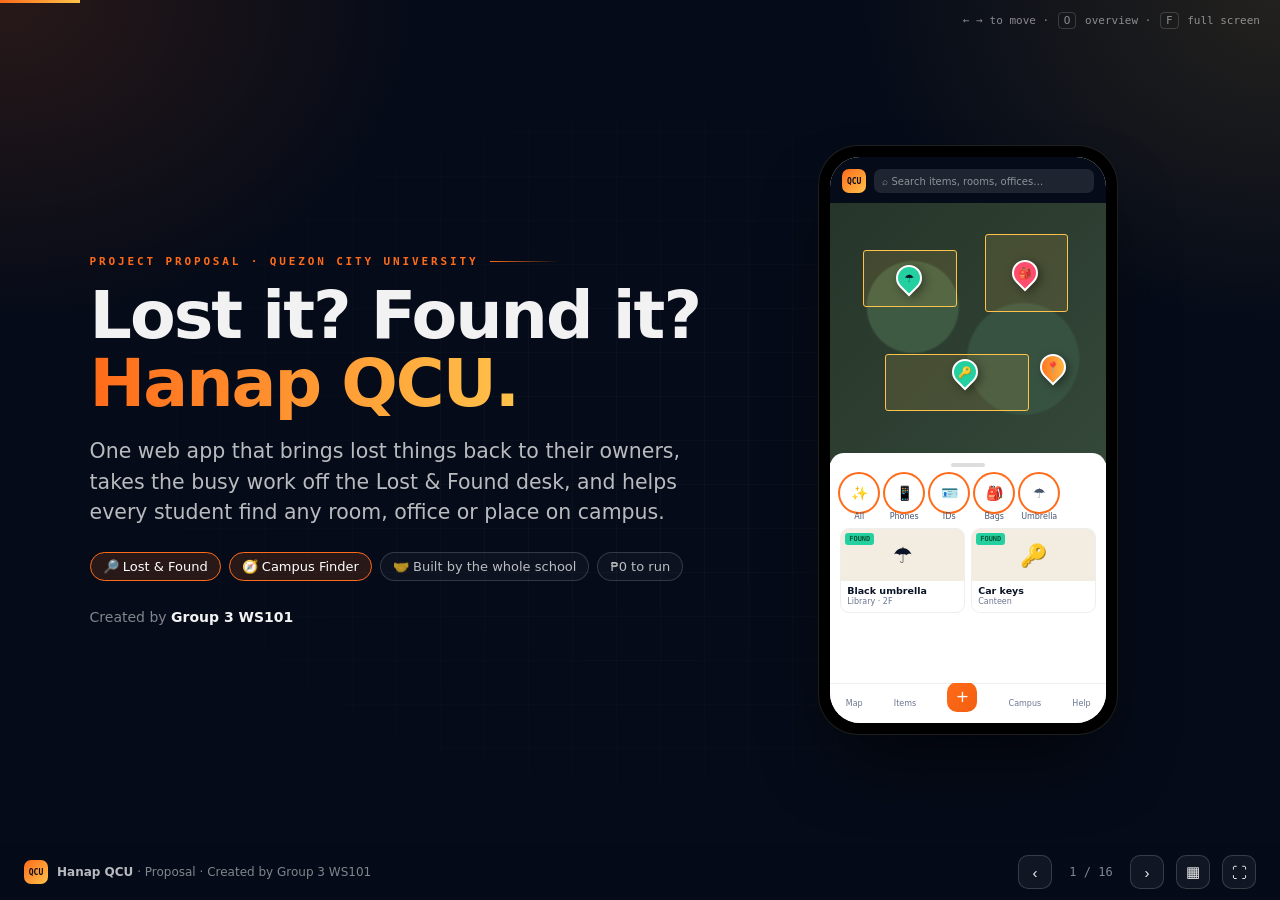
<file: proposal.html>
<!DOCTYPE html>
<html lang="en">
<head>
<meta charset="utf-8">
<meta name="viewport" content="width=device-width, initial-scale=1">
<title>Hanap QCU · Proposal</title>
<link rel="icon" href="data:image/svg+xml,<svg xmlns='http://www.w3.org/2000/svg' viewBox='0 0 32 32'><defs><linearGradient id='g' x1='0' y1='0' x2='1' y2='1'><stop offset='0' stop-color='%23ff6b1a'/><stop offset='1' stop-color='%23ffc24a'/></linearGradient></defs><rect width='32' height='32' rx='9' fill='url(%23g)'/><circle cx='14' cy='14' r='6' fill='none' stroke='%23050b18' stroke-width='3'/><path d='M18.5 18.5 24 24' stroke='%23050b18' stroke-width='3' stroke-linecap='round'/></svg>">
<style>
  :root {
    --ink: #050b18; --ink2: #0a1426; --ink3: #111f3a; --flame: #ff6b1a; --gold: #ffc24a; --mint: #25d0a0; --rose: #ff4d6d; --sky: #4db8ff; --violet: #a888ff;
    --t1: rgba(255,255,255,.95); --t2: rgba(255,255,255,.72); --t3: rgba(255,255,255,.5); --bd: rgba(255,255,255,.09); --bd2: rgba(255,255,255,.16);
    --mono: 'Cascadia Code', 'Consolas', 'SF Mono', monospace;
  }
  * { box-sizing: border-box; margin: 0; padding: 0; }
  html, body { height: 100%; overflow: hidden; background: var(--ink); color: var(--t1); font-family: 'Segoe UI Variable Text', 'Segoe UI', system-ui, sans-serif; -webkit-font-smoothing: antialiased; }
  .mono { font-family: var(--mono); }
  em { font-style: normal; background: linear-gradient(90deg, var(--flame), var(--gold)); -webkit-background-clip: text; background-clip: text; color: transparent; }

  /* deck */
  .deck { position: fixed; inset: 0; }
  .slide { position: absolute; inset: 0; padding: 70px 7vw 90px; display: flex; flex-direction: column; justify-content: center; opacity: 0; pointer-events: none;
    transform: translateX(40px); transition: opacity .45s, transform .45s;
    background: radial-gradient(ellipse 55% 60% at 100% 0%, rgba(255,194,74,.12), transparent 60%), radial-gradient(ellipse 55% 60% at 0% 0%, rgba(255,107,26,.14), transparent 60%), var(--ink); }
  .slide.on { opacity: 1; pointer-events: auto; transform: none; }
  .slide.past { transform: translateX(-40px); }
  .slide::before { content: ''; position: absolute; inset: 0; pointer-events: none;
    background-image: linear-gradient(rgba(255,255,255,.025) 1px, transparent 1px), linear-gradient(90deg, rgba(255,255,255,.025) 1px, transparent 1px);
    background-size: 44px 44px; mask-image: radial-gradient(ellipse at center, #000 20%, transparent 75%); }
  .inner { position: relative; width: 100%; max-width: 1180px; margin: 0 auto; }
  .k { font: 800 11px var(--mono); letter-spacing: .26em; color: var(--flame); text-transform: uppercase; display: flex; align-items: center; gap: 12px; }
  .k::after { content: ''; height: 1px; width: 70px; background: linear-gradient(90deg, var(--flame), transparent); }
  h1 { font-size: clamp(38px, 5.2vw, 74px); line-height: 1.02; font-weight: 800; letter-spacing: -.03em; margin: 14px 0 18px; }
  h2 { font-size: clamp(30px, 4.2vw, 54px); line-height: 1.06; font-weight: 800; letter-spacing: -.025em; margin: 12px 0 14px; }
  .lead { font-size: clamp(16px, 1.6vw, 21px); line-height: 1.5; color: var(--t2); max-width: 760px; }
  .grid { display: grid; gap: 14px; margin-top: 26px; }
  .g2 { grid-template-columns: 1fr 1fr; } .g3 { grid-template-columns: repeat(3, 1fr); } .g4 { grid-template-columns: repeat(4, 1fr); }
  .split { display: grid; grid-template-columns: 1.05fr 1fr; gap: 46px; align-items: center; }
  .card { background: var(--ink2); border: 1px solid var(--bd); border-radius: 16px; padding: 18px 18px 16px; position: relative; overflow: hidden; }
  .card.t { border-top: 3px solid var(--c, var(--flame)); }
  .card .ic { font-size: 26px; margin-bottom: 8px; }
  .card b { display: block; font-size: 17px; margin-bottom: 5px; letter-spacing: -.01em; }
  .card p { font-size: 14px; line-height: 1.5; color: var(--t2); }
  .tag { display: inline-block; font: 800 9.5px var(--mono); letter-spacing: .12em; padding: 3px 7px; border-radius: 5px; margin-top: 10px; }
  .tag.now { background: rgba(37,208,160,.14); color: var(--mint); }
  .tag.next { background: rgba(255,194,74,.16); color: var(--gold); }
  .card .tag { position: absolute; top: 14px; right: 14px; margin: 0; }
  .vs { display: grid; grid-template-columns: 1fr 1fr; gap: 14px; margin-top: 24px; }
  .vs > div { border-radius: 16px; padding: 18px 20px; }
  .vs .b { background: rgba(255,77,109,.10); border: 1px solid rgba(255,77,109,.22); }
  .vs .a { background: rgba(37,208,160,.10); border: 1px solid rgba(37,208,160,.22); }
  .vs small { display: block; font: 800 10px var(--mono); letter-spacing: .18em; margin-bottom: 10px; }
  .vs .b small { color: var(--rose); } .vs .a small { color: var(--mint); }
  .vs li { list-style: none; font-size: 15px; line-height: 1.45; padding: 6px 0 6px 26px; position: relative; color: var(--t1); }
  .vs .b li::before { content: '✕'; position: absolute; left: 0; color: var(--rose); font-weight: 800; }
  .vs .a li::before { content: '✓'; position: absolute; left: 0; color: var(--mint); font-weight: 800; }
  .flow { display: flex; align-items: stretch; gap: 0; margin-top: 28px; }
  .flow .st { flex: 1; background: var(--ink2); border: 1px solid var(--bd); border-radius: 16px; padding: 18px; position: relative; }
  .flow .st + .st { margin-left: 26px; }
  .flow .st + .st::before { content: '→'; position: absolute; left: -22px; top: 50%; transform: translateY(-50%); color: var(--flame); font-size: 20px; font-weight: 800; }
  .flow .n { font: 800 34px var(--mono); line-height: 1; } .flow .n em { display: inline-block; }
  .flow b { display: block; font-size: 17px; margin: 8px 0 6px; } .flow p { font-size: 14px; line-height: 1.5; color: var(--t2); }
  .quote { border-left: 4px solid var(--flame); padding: 6px 0 6px 18px; font-size: clamp(17px, 1.8vw, 23px); line-height: 1.45; color: var(--t1); max-width: 820px; margin-top: 22px; }
  .quote small { display: block; font-size: 13px; color: var(--t3); margin-top: 6px; }
  .bubbles { display: flex; flex-wrap: wrap; gap: 10px; margin-top: 22px; max-width: 900px; }
  .bubble { background: var(--ink2); border: 1px solid var(--bd2); border-radius: 18px 18px 18px 4px; padding: 10px 14px; font-size: 15px; color: var(--t1); animation: pop .5s both; }
  .bubble:nth-child(2n) { border-radius: 18px 18px 4px 18px; background: var(--ink3); }
  .slide.on .bubble { animation-delay: calc(var(--i) * 90ms); }
  @keyframes pop { from { opacity: 0; transform: translateY(8px) scale(.97); } }
  .big { font: 800 clamp(48px, 7vw, 92px)/1 var(--mono); letter-spacing: -.04em; }
  .metric { background: var(--ink2); border: 1px solid var(--bd); border-radius: 16px; padding: 18px; }
  .metric .big { font-size: 40px; }
  .metric b { display: block; font-size: 16px; margin: 8px 0 4px; } .metric p { font-size: 13.5px; color: var(--t2); line-height: 1.45; }
  .chips { display: flex; flex-wrap: wrap; gap: 8px; margin-top: 16px; }
  .chip { font-size: 13px; padding: 6px 12px; border-radius: 99px; border: 1px solid var(--bd2); color: var(--t2); background: rgba(255,255,255,.03); }
  .chip.on { border-color: var(--flame); color: #fff; background: rgba(255,107,26,.14); }

  /* phone mock */
  .phone { width: 300px; height: 590px; border-radius: 40px; background: #000; padding: 12px; margin: 0 auto; box-shadow: 0 40px 80px -30px rgba(0,0,0,.8), 0 0 0 1px rgba(255,255,255,.12) inset; position: relative; }
  .scr { width: 100%; height: 100%; border-radius: 30px; overflow: hidden; background: #f7f3ec; color: #0a1426; display: flex; flex-direction: column; font-size: 11px; }
  .ph-top { background: var(--ink); color: #fff; padding: 12px 12px 10px; display: flex; gap: 8px; align-items: center; }
  .ph-top .lg { width: 24px; height: 24px; border-radius: 7px; background: linear-gradient(135deg, var(--flame), var(--gold)); color: var(--ink); font: 900 8px var(--mono); display: grid; place-items: center; }
  .ph-top .sr { flex: 1; height: 24px; border-radius: 7px; background: rgba(255,255,255,.1); color: rgba(255,255,255,.5); display: flex; align-items: center; padding: 0 8px; font-size: 10px; }
  .ph-map { height: 46%; position: relative; background: #2b3a2f; overflow: hidden;
    background-image: radial-gradient(circle at 30% 40%, #3f5a43 0 18%, transparent 19%), radial-gradient(circle at 70% 60%, #385241 0 22%, transparent 23%), linear-gradient(135deg, #263529, #34483a); }
  .bld { position: absolute; border: 1.5px solid var(--gold); background: rgba(255,194,74,.12); border-radius: 3px; }
  .pin { position: absolute; width: 26px; height: 26px; border-radius: 50% 50% 50% 0; transform: rotate(-45deg); display: grid; place-items: center; border: 2px solid #fff; box-shadow: 0 4px 10px rgba(0,0,0,.4); animation: drop .6s both; }
  .pin span { transform: rotate(45deg); font-size: 11px; }
  .slide.on .pin { animation-delay: calc(var(--i) * 140ms + 200ms); }
  @keyframes drop { from { opacity: 0; transform: rotate(-45deg) translate(-10px, -18px); } }
  .ph-sheet { flex: 1; background: #fff; border-radius: 14px 14px 0 0; margin-top: -10px; position: relative; padding: 10px; display: flex; flex-direction: column; gap: 7px; }
  .ph-sheet .grab { width: 34px; height: 4px; border-radius: 4px; background: #ddd; margin: 0 auto 2px; }
  .stories { display: flex; gap: 7px; }
  .story { width: 38px; text-align: center; font-size: 8px; color: #4a5773; }
  .story i { display: grid; place-items: center; width: 34px; height: 34px; border-radius: 50%; margin: 0 auto 2px; font-style: normal; font-size: 14px; background: #fff;
    box-shadow: 0 0 0 2px #fff, 0 0 0 4px var(--flame); }
  .tiles { display: grid; grid-template-columns: 1fr 1fr; gap: 6px; }
  .tile { border-radius: 9px; overflow: hidden; border: 1px solid #eee; }
  .tile .im { height: 52px; display: grid; place-items: center; font-size: 22px; background: #f2ece1; position: relative; }
  .tile .im .bd { position: absolute; top: 4px; left: 4px; font: 800 7px var(--mono); padding: 2px 4px; border-radius: 3px; background: var(--mint); color: #053; }
  .tile .tx { padding: 4px 6px 6px; font-weight: 700; font-size: 9.5px; }
  .tile .tx small { display: block; font-weight: 400; color: #6b7690; font-size: 8px; margin-top: 1px; }
  .ph-nav { height: 40px; display: flex; justify-content: space-around; align-items: center; border-top: 1px solid #eee; background: #fff; font-size: 8px; color: #6b7690; }
  .ph-nav .rep { width: 30px; height: 30px; border-radius: 10px; background: linear-gradient(135deg, var(--flame), #f25f10); color: #fff; display: grid; place-items: center; font-size: 16px; margin-top: -14px; }

  /* desk inbox mock */
  .inbox { background: #fbf7f0; color: #0a1426; border-radius: 16px; overflow: hidden; box-shadow: 0 30px 60px -30px rgba(0,0,0,.8); }
  .inbox .hd { background: var(--ink); color: #fff; padding: 12px 14px; font-weight: 700; display: flex; align-items: center; gap: 8px; font-size: 14px; }
  .inbox .hd span { margin-left: auto; font: 800 10px var(--mono); background: var(--flame); color: var(--ink); padding: 2px 7px; border-radius: 99px; }
  .row { display: flex; gap: 10px; align-items: center; padding: 11px 14px; border-top: 1px solid rgba(10,20,38,.08); font-size: 13px; animation: pop .5s both; }
  .slide.on .row { animation-delay: calc(var(--i) * 120ms + 150ms); }
  .row .e { width: 34px; height: 34px; border-radius: 9px; background: #f2ece1; display: grid; place-items: center; font-size: 17px; flex-shrink: 0; }
  .row b { display: block; font-size: 13px; } .row small { color: #6b7690; font-size: 11.5px; }
  .row .btn { margin-left: auto; font: 700 11px 'Segoe UI', sans-serif; padding: 6px 10px; border-radius: 8px; background: linear-gradient(135deg, var(--flame), #f25f10); color: #fff; white-space: nowrap; }
  .row .btn.g { background: #e9f8f2; color: #0e9f77; }

  /* community flow */
  .loop { display: grid; grid-template-columns: repeat(4, 1fr); gap: 12px; margin-top: 26px; }
  .loop .st { background: var(--ink2); border: 1px solid var(--bd); border-radius: 16px; padding: 16px; text-align: center; position: relative; }
  .loop .st .ic { font-size: 30px; } .loop .st b { display: block; margin: 8px 0 4px; font-size: 15px; } .loop .st p { font-size: 13px; color: var(--t2); line-height: 1.45; }
  .loop .st:not(:last-child)::after { content: '→'; position: absolute; right: -11px; top: 44%; color: var(--flame); font-weight: 800; }

  /* roadmap */
  .road { display: grid; grid-template-columns: repeat(4, 1fr); gap: 12px; margin-top: 28px; position: relative; }
  .road::before { content: ''; position: absolute; left: 0; right: 0; top: 13px; height: 2px; background: linear-gradient(90deg, var(--mint), var(--flame), var(--gold), rgba(255,255,255,.15)); }
  .phase { position: relative; padding-top: 34px; }
  .phase::before { content: ''; position: absolute; top: 6px; left: 0; width: 16px; height: 16px; border-radius: 50%; background: var(--c); box-shadow: 0 0 0 4px var(--ink), 0 0 16px var(--c); }
  .phase .k2 { font: 800 10px var(--mono); letter-spacing: .18em; color: var(--c); }
  .phase b { display: block; font-size: 18px; margin: 6px 0 8px; }
  .phase li { list-style: none; font-size: 13.5px; color: var(--t2); line-height: 1.45; padding: 3px 0 3px 14px; position: relative; }
  .phase li::before { content: '·'; position: absolute; left: 2px; color: var(--c); font-weight: 900; }

  /* uses grid */
  .uses { display: grid; grid-template-columns: repeat(4, 1fr); gap: 10px; margin-top: 22px; }
  .use { background: var(--ink2); border: 1px solid var(--bd); border-radius: 14px; padding: 13px 14px; transition: transform .15s, border-color .15s; cursor: default; }
  .use:hover { transform: translateY(-3px); border-color: var(--flame); }
  .use .ic { font-size: 22px; } .use b { display: block; font-size: 14.5px; margin: 6px 0 3px; } .use p { font-size: 12.5px; color: var(--t2); line-height: 1.4; }

  /* chrome */
  .bar { position: fixed; left: 0; right: 0; bottom: 0; height: 56px; display: flex; align-items: center; gap: 12px; padding: 0 24px; z-index: 10;
    background: linear-gradient(0deg, rgba(5,11,24,.95), rgba(5,11,24,0)); }
  .brand { display: flex; align-items: center; gap: 9px; font-size: 12px; color: var(--t3); }
  .brand .lg { width: 24px; height: 24px; border-radius: 7px; background: linear-gradient(135deg, var(--flame), var(--gold)); color: var(--ink); font: 900 8px var(--mono); display: grid; place-items: center; }
  .brand b { color: var(--t2); }
  .sp { flex: 1; }
  .nb { width: 34px; height: 34px; border-radius: 10px; border: 1px solid var(--bd2); background: rgba(255,255,255,.05); color: var(--t1); cursor: pointer; font-size: 15px; }
  .nb:hover { background: rgba(255,255,255,.12); }
  .count { font: 12px var(--mono); color: var(--t3); min-width: 54px; text-align: center; }
  .prog { position: fixed; top: 0; left: 0; height: 3px; background: linear-gradient(90deg, var(--flame), var(--gold)); z-index: 11; transition: width .4s; }
  .hint { position: fixed; top: 14px; right: 20px; font: 11px var(--mono); color: var(--t3); z-index: 10; }
  .hint kbd { border: 1px solid var(--bd2); border-radius: 4px; padding: 1px 5px; margin: 0 2px; }

  /* overview */
  .ov { position: fixed; inset: 0; z-index: 30; background: rgba(5,11,24,.97); padding: 40px; overflow: auto; display: none; }
  .ov.on { display: block; }
  .ov h3 { font: 800 12px var(--mono); letter-spacing: .24em; color: var(--flame); margin-bottom: 18px; }
  .ovg { display: grid; grid-template-columns: repeat(auto-fill, minmax(220px, 1fr)); gap: 12px; }
  .ovg button { text-align: left; background: var(--ink2); border: 1px solid var(--bd); border-radius: 14px; padding: 14px; color: var(--t1); cursor: pointer; font: inherit; }
  .ovg button:hover, .ovg button.cur { border-color: var(--flame); }
  .ovg small { font: 800 10px var(--mono); color: var(--flame); letter-spacing: .14em; } .ovg b { display: block; font-size: 15px; margin-top: 5px; }

  @media (max-width: 900px) {
    .slide { padding: 60px 22px 80px; justify-content: flex-start; overflow-y: auto; }
    .split, .g2, .g3, .g4, .vs, .uses, .loop, .road { grid-template-columns: 1fr; }
    .flow { flex-direction: column; } .flow .st + .st { margin: 22px 0 0; } .flow .st + .st::before { content: '↓'; left: 50%; top: -20px; transform: none; }
    .phone { transform: scale(.85); }
  }
  @media print {
    html, body { overflow: visible; height: auto; } .deck { position: static; }
    .slide { position: relative; opacity: 1; transform: none; height: 100vh; page-break-after: always; }
    .bar, .prog, .hint { display: none; }
  }
</style>
</head>
<body>
<div class="prog" id="prog"></div>
<div class="hint">← → to move · <kbd>O</kbd> overview · <kbd>F</kbd> full screen</div>

<div class="deck" id="deck">

  <!-- 1 · title -->
  <section class="slide" data-t="Hanap QCU">
    <div class="inner split">
      <div>
        <div class="k">Project proposal · Quezon City University</div>
        <h1><span style="white-space:nowrap">Lost it? Found it?</span><br><em>Hanap QCU.</em></h1>
        <p class="lead">One web app that brings lost things back to their owners, takes the busy work off the Lost &amp; Found desk, and helps every student find any room, office or place on campus.</p>
        <div class="chips" style="margin-top:24px"><span class="chip on">🔎 Lost &amp; Found</span><span class="chip on">🧭 Campus Finder</span><span class="chip">🤝 Built by the whole school</span><span class="chip">₱0 to run</span></div>
        <p style="margin-top:28px;color:var(--t3);font-size:14px">Created by <b style="color:var(--t1)">Group 3 WS101</b></p>
      </div>
      <div>
        <div class="phone"><div class="scr">
          <div class="ph-top"><div class="lg">QCU</div><div class="sr">⌕ Search items, rooms, offices…</div></div>
          <div class="ph-map">
            <div class="bld" style="left:12%;top:18%;width:34%;height:22%"></div><div class="bld" style="left:56%;top:12%;width:30%;height:30%"></div><div class="bld" style="left:20%;top:58%;width:52%;height:22%"></div>
            <div class="pin" style="--i:0;left:24%;top:24%;background:var(--mint)"><span>☂️</span></div>
            <div class="pin" style="--i:1;left:66%;top:22%;background:var(--rose)"><span>🎒</span></div>
            <div class="pin" style="--i:2;left:44%;top:60%;background:var(--mint)"><span>🔑</span></div>
            <div class="pin" style="--i:3;left:76%;top:58%;background:linear-gradient(135deg,var(--flame),var(--gold))"><span>📍</span></div>
          </div>
          <div class="ph-sheet"><div class="grab"></div>
            <div class="stories"><div class="story"><i>✨</i>All</div><div class="story"><i>📱</i>Phones</div><div class="story"><i>🪪</i>IDs</div><div class="story"><i>🎒</i>Bags</div><div class="story"><i>☂️</i>Umbrella</div></div>
            <div class="tiles">
              <div class="tile"><div class="im">☂️<span class="bd">FOUND</span></div><div class="tx">Black umbrella<small>Library · 2F</small></div></div>
              <div class="tile"><div class="im">🔑<span class="bd">FOUND</span></div><div class="tx">Car keys<small>Canteen</small></div></div>
            </div>
          </div>
          <div class="ph-nav"><span>Map</span><span>Items</span><div class="rep">+</div><span>Campus</span><span>Help</span></div>
        </div></div>
      </div>
    </div>
  </section>

  <!-- 2 · the problem -->
  <section class="slide" data-t="The problem">
    <div class="inner">
      <div class="k">01 · The problem</div>
      <h2>Three groups lose time <em>every single day.</em></h2>
      <div class="grid g3">
        <div class="card t" style="--c:var(--rose)"><div class="ic">😟</div><b>The one who lost something</b><p>Has to walk to the desk, describe the item from memory, and come back again and again to ask "is it here yet?" — often between classes.</p></div>
        <div class="card t" style="--c:var(--gold)"><div class="ic">🗂️</div><b>The Lost &amp; Found desk</b><p>Answers the same questions all day, searches a logbook and a box by hand, and has no easy way to tell students what is already there.</p></div>
        <div class="card t" style="--c:var(--sky)"><div class="ic">🧭</div><b>New students &amp; visitors</b><p>Don't know where the registrar, a faculty room or "Room 305" is — so they ask around, get lost, and arrive late.</p></div>
      </div>
      <p class="quote">Most lost items are never claimed — not because nobody found them, but because the owner never knew they were found.<small>Hanap QCU closes that gap.</small></p>
    </div>
  </section>

  <!-- 3 · questions at the desk -->
  <section class="slide" data-t="Questions at the desk">
    <div class="inner split">
      <div>
        <div class="k">02 · A day at the desk</div>
        <h2>The same questions, <em>all day long.</em></h2>
        <p class="lead">Every one of these takes the staff away from real work — and every one of them can be answered by a screen.</p>
      </div>
      <div class="bubbles">
        <span class="bubble" style="--i:0">"Did anyone turn in a black umbrella?"</span>
        <span class="bubble" style="--i:1">"I lost my ID yesterday, is it here?"</span>
        <span class="bubble" style="--i:2">"What time are you open?"</span>
        <span class="bubble" style="--i:3">"Where exactly is the Lost &amp; Found desk?"</span>
        <span class="bubble" style="--i:4">"Can I check again tomorrow?"</span>
        <span class="bubble" style="--i:5">"I found this phone in Room 210 — what do I do?"</span>
        <span class="bubble" style="--i:6">"Where is the registrar's office?"</span>
        <span class="bubble" style="--i:7">"What do I bring to claim it?"</span>
        <span class="bubble" style="--i:8">"Has my water bottle been found?"</span>
      </div>
    </div>
  </section>

  <!-- 4 · the idea -->
  <section class="slide" data-t="The idea">
    <div class="inner">
      <div class="k">03 · The idea</div>
      <h2>One web app. <em>Two jobs.</em></h2>
      <p class="lead">No install, no account needed to look — just open the link on any phone or computer.</p>
      <div class="grid g2">
        <div class="card t" style="--c:var(--mint)"><div class="ic">🔎</div><b>Lost &amp; Found, on a map</b><p>Every found item gets a photo, a reference code and a pin on the exact spot — building, floor and room. Search by color, brand or place. Students see what's there <i>before</i> walking to the desk.</p><span class="tag now">WORKING TODAY</span></div>
        <div class="card t" style="--c:var(--sky)"><div class="ic">🧭</div><b>Campus Finder</b><p>Type "registrar", "CR", "faculty room" or "room 305" and the map flies there — with the floor, the room number, office hours and walking directions.</p><span class="tag now">WORKING TODAY</span></div>
      </div>
    </div>
  </section>

  <!-- 5 · how it works -->
  <section class="slide" data-t="How it works">
    <div class="inner">
      <div class="k">04 · How it works</div>
      <h2>Three steps from <em>"I found this"</em> to <em>"it's back."</em></h2>
      <div class="flow">
        <div class="st"><div class="n"><em>01</em></div><b>Report in a minute</b><p>Pick "I found" or "I lost", describe it, add a photo, then drag the map to pin the exact spot — the building is detected for you. Add floor and room.</p></div>
        <div class="st"><div class="n"><em>02</em></div><b>The desk checks it</b><p>The report becomes a QR code. Show it at the desk — staff scan it and it opens on their screen. Nothing to type, nothing to copy into a logbook.</p></div>
        <div class="st"><div class="n"><em>03</em></div><b>Live on the map</b><p>One click and it's on the map with a reference code. The owner finds it, reads exactly what to bring, and claims it at the desk.</p></div>
      </div>
      <p class="lead" style="margin-top:22px;font-size:15px">Nothing goes public until the desk checks it — no spam, no fake posts.</p>
    </div>
  </section>

  <!-- 6 · for the owner -->
  <section class="slide" data-t="For the one who lost something">
    <div class="inner split">
      <div>
        <div class="k">05 · For the one who lost something</div>
        <h2>Check from your phone <em>— not from the line.</em></h2>
        <div class="vs" style="grid-template-columns:1fr">
          <div class="a"><small>WHAT THEY GET</small><ul>
            <li>See every found item with a photo, where and when it was found</li>
            <li>Tap a category bubble — phones, IDs, bags — new items glow</li>
            <li>Search "blue tumbler" or "library" in one box</li>
            <li>"Is it yours?" tells them exactly what to bring and the reference code to mention</li>
            <li>Report a lost item so finders and the desk can look out for it</li>
            <li>"My reports" keeps track of everything they sent</li>
          </ul></div>
        </div>
      </div>
      <div class="inbox">
        <div class="hd">☂️ Black umbrella · <span style="background:var(--mint)">FOUND</span></div>
        <div style="padding:16px;font-size:13.5px;line-height:1.55">
          <div style="font:800 10px var(--mono);letter-spacing:.14em;color:#b87900">F-UM07 · UMBRELLA · BLACK</div>
          <div style="margin:8px 0;display:flex;gap:8px">📍<div><b>Library Building · 2nd floor · Room 204</b><div style="color:#6b7690">Beside the water dispenser · Mon, Oct 13</div></div></div>
          <div style="background:var(--ink);color:#fff;border-radius:12px;padding:12px;margin-top:10px">
            <div style="font:800 10px var(--mono);letter-spacing:.16em;color:var(--gold)">IS IT YOURS?</div>
            Go to the Lost &amp; Found desk, show your school ID and describe the item. Mention <b class="mono">F-UM07</b>.
            <div style="margin-top:10px"><span style="background:linear-gradient(135deg,var(--flame),#f25f10);padding:6px 10px;border-radius:8px;font-weight:700;font-size:12px">🧭 Where is the desk?</span></div>
          </div>
        </div>
      </div>
    </div>
  </section>

  <!-- 7 · for the desk -->
  <section class="slide" data-t="For the Lost & Found desk">
    <div class="inner split">
      <div class="inbox">
        <div class="hd">📥 Desk inbox <span>3 NEW</span></div>
        <div class="row" style="--i:0"><div class="e">📱</div><div><b>Found · iPhone, blue case</b><small>Room 210 · 2nd floor · 9:40 AM</small></div><span class="btn">Post</span></div>
        <div class="row" style="--i:1"><div class="e">🪪</div><div><b>Lost · School ID</b><small>Canteen · yesterday · contact kept private</small></div><span class="btn">Post</span></div>
        <div class="row" style="--i:2"><div class="e">🎒</div><div><b>Found · Gray backpack</b><small>Gym bleachers · 3:15 PM</small></div><span class="btn">Post</span></div>
        <div class="row" style="--i:3"><div class="e">☂️</div><div><b>F-UM07 · Black umbrella</b><small>Claimed by owner</small></div><span class="btn g">Returned ✓</span></div>
      </div>
      <div>
        <div class="k">06 · For the Lost &amp; Found desk</div>
        <h2>Less asking. <em>Less writing.</em></h2>
        <div class="vs" style="grid-template-columns:1fr 1fr">
          <div class="b"><small>TODAY</small><ul><li>Logbook by hand</li><li>"Is it here?" — all day</li><li>Dig through the box</li><li>No record of returns</li></ul></div>
          <div class="a"><small>WITH HANAP QCU</small><ul><li>Scan a QR — the report is typed for you</li><li>Students check the site first</li><li>Search by code, color or place</li><li>Status: open → claimed → returned</li></ul></div>
        </div>
        <p class="lead" style="font-size:15px;margin-top:14px">Desk hours, location and claim rules are on every item — the most common questions answer themselves.</p>
      </div>
    </div>
  </section>

  <!-- 8 · campus finder -->
  <section class="slide" data-t="Campus Finder">
    <div class="inner">
      <div class="k">07 · Campus Finder</div>
      <h2>"Where is…?" <em>Answered in one tap.</em></h2>
      <p class="lead">The same map that shows lost items also knows every building, office and room — down to the floor.</p>
      <div class="grid g4">
        <div class="card"><div class="ic">🏛️</div><b>Offices</b><p>Registrar, cashier, guidance, clinic — with hours and room number.</p></div>
        <div class="card"><div class="ic">🚪</div><b>Rooms &amp; floors</b><p>"Room 305" flies to the building and floor. Floor buttons filter the map.</p></div>
        <div class="card"><div class="ic">🏢</div><b>Buildings</b><p>Tap any building to see every place and found item inside it.</p></div>
        <div class="card"><div class="ic">🚶</div><b>Directions</b><p>One tap opens walking directions to the exact spot.</p></div>
      </div>
      <div class="chips"><span class="chip">registrar</span><span class="chip">faculty room</span><span class="chip">CR</span><span class="chip">room 305</span><span class="chip">library</span><span class="chip">clinic</span><span class="chip">canteen</span><span class="chip">gym</span></div>
    </div>
  </section>

  <!-- 9 · community map -->
  <section class="slide" data-t="A map built by everyone">
    <div class="inner">
      <div class="k">08 · A map built by everyone</div>
      <h2>The admin doesn't map the school. <em>The school maps itself.</em></h2>
      <p class="lead">Any student or teacher can add a place they know — a faculty room, a hidden CR, a new office. The desk or a student moderator approves it with one click. The map grows and stays correct, without one person doing all the work.</p>
      <div class="loop">
        <div class="st"><div class="ic">📍</div><b>Anyone adds</b><p>Drop a pin, give it a name, floor and room — even a photo of the door sign.</p></div>
        <div class="st"><div class="ic">✅</div><b>Quick review</b><p>A moderator approves, edits or rejects — like the lost &amp; found reports today.</p></div>
        <div class="st"><div class="ic">🗺️</div><b>Live for everyone</b><p>It appears on the map and in search, marked as "added by the community".</p></div>
        <div class="st"><div class="ic">🔁</div><b>Kept fresh</b><p>"Still correct?" — users flag moved offices, so the map fixes itself.</p></div>
      </div>
      <div class="chips" style="margin-top:18px"><span class="chip on">Admin adds places — WORKING TODAY</span><span class="chip">Anyone suggests, moderator approves — NEXT STEP</span></div>
    </div>
  </section>

  <!-- 10 · phones -->
  <section class="slide" data-t="Made for phones">
    <div class="inner split">
      <div>
        <div class="k">09 · Made for students' phones</div>
        <h2>Works on any phone. <em>Even on slow data.</em></h2>
        <div class="grid g2" style="margin-top:18px">
          <div class="card"><div class="ic">📲</div><b>No app to install</b><p>Just a link or a QR poster on the wall.</p></div>
          <div class="card"><div class="ic">🗺️</div><b>Map + list together</b><p>Map on top, items below — swipe up for more.</p></div>
          <div class="card"><div class="ic">🪶</div><b>Data saver</b><p>"Blueprint" view draws the campus with almost no data.</p></div>
          <div class="card"><div class="ic">📴</div><b>Works offline</b><p>The last list stays on the phone when the signal drops.</p></div>
        </div>
      </div>
      <div class="phone"><div class="scr">
        <div class="ph-top"><div class="lg">QCU</div><div class="sr">⌕ room 305</div></div>
        <div class="ph-map" style="background:#0d1a30;background-image:linear-gradient(rgba(255,194,74,.08) 1px,transparent 1px),linear-gradient(90deg,rgba(255,194,74,.08) 1px,transparent 1px);background-size:18px 18px">
          <div class="bld" style="left:14%;top:20%;width:36%;height:26%"></div><div class="bld" style="left:58%;top:16%;width:28%;height:34%"></div><div class="bld" style="left:22%;top:60%;width:50%;height:20%"></div>
          <div class="pin" style="--i:0;left:66%;top:26%;background:linear-gradient(135deg,var(--flame),var(--gold))"><span>🚪</span></div>
        </div>
        <div class="ph-sheet"><div class="grab"></div>
          <div style="font:800 9px var(--mono);letter-spacing:.14em;color:#b87900">CLASSROOM</div>
          <div style="font-size:15px;font-weight:800">Room 305</div>
          <div style="color:#6b7690">Academic Building · 3rd floor</div>
          <div style="display:grid;grid-template-columns:auto 1fr;gap:3px 10px;margin-top:6px"><b>Building</b><span>Academic</span><b>Floor</b><span>3rd floor</span><b>Near</b><span>Stairs B, left side</span></div>
          <div style="margin-top:8px;display:inline-block;background:linear-gradient(135deg,var(--flame),#f25f10);color:#fff;padding:6px 10px;border-radius:8px;font-weight:700;width:max-content">🚶 Walking directions</div>
        </div>
        <div class="ph-nav"><span>Map</span><span>Items</span><div class="rep">+</div><span style="color:#0a1426;font-weight:700">Campus</span><span>Help</span></div>
      </div></div>
    </div>
  </section>

  <!-- 11 · privacy -->
  <section class="slide" data-t="Safe by design">
    <div class="inner">
      <div class="k">10 · Safe by design</div>
      <h2>Helpful to everyone. <em>Useful to no thief.</em></h2>
      <div class="grid g3">
        <div class="card t" style="--c:var(--mint)"><div class="ic">🔒</div><b>Contacts stay private</b><p>Names and phone numbers go only to the desk — never shown on the site.</p><span class="tag now">WORKING TODAY</span></div>
        <div class="card t" style="--c:var(--mint)"><div class="ic">🛂</div><b>Claim in person</b><p>Items are claimed at the desk with a school ID and a description — the site never hands anything over.</p><span class="tag now">WORKING TODAY</span></div>
        <div class="card t" style="--c:var(--mint)"><div class="ic">👀</div><b>Checked before public</b><p>Every report is reviewed by the desk before it goes live.</p><span class="tag now">WORKING TODAY</span></div>
        <div class="card t" style="--c:var(--mint)"><div class="ic">🪪</div><b>No card numbers</b><p>The form reminds people never to post ID or card numbers — just marks and colors.</p><span class="tag now">WORKING TODAY</span></div>
        <div class="card t" style="--c:var(--mint)"><div class="ic">🔑</div><b>Only the desk can publish</b><p>Publishing needs the desk's own key — students can only send reports.</p><span class="tag now">WORKING TODAY</span></div>
        <div class="card t" style="--c:var(--gold)"><div class="ic">🎓</div><b>School sign-in</b><p>Optional: sign in with the QCU account to add places and reduce fake reports.</p><span class="tag next">NEXT STEP</span></div>
      </div>
    </div>
  </section>

  <!-- 12 · cost -->
  <section class="slide" data-t="Costs nothing to run">
    <div class="inner split">
      <div>
        <div class="k">11 · Costs nothing to run</div>
        <h2>₱0 a month. <em>No server to maintain.</em></h2>
        <p class="lead">Hanap QCU runs on free, reliable services the school doesn't have to manage.</p>
      </div>
      <div class="grid" style="margin:0">
        <div class="metric"><div class="big"><em>₱0</em></div><b>Hosting</b><p>Free website hosting on GitHub Pages — fast everywhere.</p></div>
        <div class="grid g2" style="margin:0">
          <div class="metric"><b>🗺️ Maps</b><p>Free satellite, street and OpenStreetMap campus outline.</p></div>
          <div class="metric"><b>🖼️ Photos</b><p>Stored as links and resized on the fly — about 30 KB per photo on a phone.</p></div>
          <div class="metric"><b>📦 Data</b><p>One small file with every item and place, cached on the phone.</p></div>
          <div class="metric"><b>🧰 Upkeep</b><p>The desk updates everything from one admin page.</p></div>
        </div>
      </div>
    </div>
  </section>

  <!-- 13 · impact -->
  <section class="slide" data-t="Impact we will measure">
    <div class="inner">
      <div class="k">12 · Impact</div>
      <h2>What success <em>looks like.</em></h2>
      <p class="lead">Targets for a one-semester pilot — measured from the desk's own records, not guesses.</p>
      <div class="grid g4">
        <div class="metric"><div class="big"><em>↑</em></div><b>More items returned</b><p>Share of found items that get back to their owners.</p></div>
        <div class="metric"><div class="big"><em>↓</em></div><b>Fewer desk questions</b><p>"Is my item here?" visits and calls per day.</p></div>
        <div class="metric"><div class="big"><em>⏱</em></div><b>Faster returns</b><p>Days from "found" to "back with the owner".</p></div>
        <div class="metric"><div class="big"><em>🧭</em></div><b>Easier first week</b><p>Freshmen who found their rooms using the map.</p></div>
      </div>
      <p class="quote" style="font-size:18px">Bonus: the map shows <b>where</b> things get lost most — so the school knows where to put signs, lockers or reminders.</p>
    </div>
  </section>

  <!-- 14 · more uses -->
  <section class="slide" data-t="More ways it can help">
    <div class="inner">
      <div class="k">13 · Beyond lost &amp; found</div>
      <h2>One campus map. <em>Many ways to help.</em></h2>
      <div class="uses">
        <div class="use"><div class="ic">🎓</div><b>Freshman orientation</b><p>A self-guided campus tour on enrollment day.</p></div>
        <div class="use"><div class="ic">📝</div><b>Exam room finder</b><p>"Where is my exam?" — rooms and seat plans on the map.</p></div>
        <div class="use"><div class="ic">🛠️</div><b>Report a broken facility</b><p>Pin a leak, broken light or chair — maintenance sees exactly where.</p></div>
        <div class="use"><div class="ic">♿</div><b>Accessibility routes</b><p>Ramps, elevators and accessible CRs marked on the map.</p></div>
        <div class="use"><div class="ic">🚨</div><b>Emergency map</b><p>Exits, evacuation areas, fire extinguishers and the clinic.</p></div>
        <div class="use"><div class="ic">📅</div><b>Events on the map</b><p>Org fairs, seminars and booths — what's happening where, today.</p></div>
        <div class="use"><div class="ic">🕘</div><b>Office hours directory</b><p>Who is in which faculty room, and when they're available.</p></div>
        <div class="use"><div class="ic">🏫</div><b>Vacant rooms</b><p>Find a free room to study or meet between classes.</p></div>
        <div class="use"><div class="ic">🍱</div><b>Food &amp; essentials</b><p>Canteen, water stations, printing and photocopy shops.</p></div>
        <div class="use"><div class="ic">👪</div><b>Visitors &amp; parents</b><p>Graduation and open-house guide without asking the guard.</p></div>
        <div class="use"><div class="ic">📊</div><b>Insights for the school</b><p>Lost-item hotspots and busiest offices, to plan better.</p></div>
        <div class="use"><div class="ic">♻️</div><b>Donate unclaimed items</b><p>Track items past 60 days for donation drives — nothing goes to waste.</p></div>
      </div>
    </div>
  </section>

  <!-- 15 · roadmap -->
  <section class="slide" data-t="Roadmap">
    <div class="inner">
      <div class="k">14 · Roadmap</div>
      <h2>Built in steps. <em>Useful from day one.</em></h2>
      <div class="road">
        <div class="phase" style="--c:var(--mint)"><div class="k2">PHASE 1 · WORKING TODAY</div><b>Lost &amp; Found + map</b><ul>
          <li>Feed, search and categories</li><li>3-step report with map pin, floor, room</li><li>QR hand-off to the desk inbox</li><li>Campus places, buildings, floors</li><li>Phone layout, data saver, offline</li></ul></div>
        <div class="phase" style="--c:var(--flame)"><div class="k2">PHASE 2 · NEXT</div><b>Community map</b><ul>
          <li>Anyone suggests places</li><li>Moderator approval queue</li><li>"Still correct?" flags</li><li>Contributor credit badges</li></ul></div>
        <div class="phase" style="--c:var(--gold)"><div class="k2">PHASE 3</div><b>Campus services</b><ul>
          <li>Facility issue reports</li><li>Events and exam rooms on the map</li><li>Accessibility &amp; emergency layers</li></ul></div>
        <div class="phase" style="--c:var(--sky)"><div class="k2">PHASE 4</div><b>School-wide</b><ul>
          <li>QCU sign-in</li><li>Email / SMS when a matching item is found</li><li>Dashboards for the administration</li></ul></div>
      </div>
    </div>
  </section>

  <!-- 16 · pilot / ask -->
  <section class="slide" data-t="The pilot">
    <div class="inner split">
      <div>
        <div class="k">15 · The ask</div>
        <h2>Let's try it for <em>one semester.</em></h2>
        <p class="lead">A small pilot with the Lost &amp; Found desk is all it takes to prove it.</p>
        <div class="vs" style="grid-template-columns:1fr">
          <div class="a"><small>WHAT WE NEED</small><ul>
            <li>The Lost &amp; Found desk as the first moderator</li>
            <li>QR posters near the desk, library, canteen and each building</li>
            <li>A few student volunteers to add rooms and offices</li>
            <li>An announcement on the school's page</li>
          </ul></div>
        </div>
      </div>
      <div style="text-align:center">
        <div class="big"><em>Hanap QCU</em></div>
        <p class="lead" style="margin:16px auto 0;text-align:center">Lost something? Found something?<br>Find it — and find your way — around campus.</p>
        <p style="margin-top:30px;color:var(--t3)">Thank you · Created by <b style="color:var(--t1)">Group 3 WS101</b></p>
        <p style="margin-top:8px"><a href="index.html" style="color:var(--gold);text-decoration:none;font-weight:700">▶ Open the live app</a> &nbsp;·&nbsp; <a href="index.html?demo" style="color:var(--gold);text-decoration:none;font-weight:700">See it with sample data</a></p>
      </div>
    </div>
  </section>
</div>

<div class="bar">
  <div class="brand"><div class="lg">QCU</div><span><b>Hanap QCU</b> · Proposal · Created by Group 3 WS101</span></div>
  <div class="sp"></div>
  <button class="nb" id="bPrev" title="Previous (←)">‹</button><span class="count" id="count"></span><button class="nb" id="bNext" title="Next (→)">›</button>
  <button class="nb" id="bOv" title="Overview (O)">▦</button><button class="nb" id="bFs" title="Full screen (F)">⛶</button>
</div>
<div class="ov" id="ov"><h3>ALL SLIDES · CLICK TO JUMP</h3><div class="ovg" id="ovg"></div></div>

<script>
'use strict';
const slides = [...document.querySelectorAll('.slide')];
let cur = Math.max(0, Math.min(slides.length - 1, (parseInt(location.hash.slice(1), 10) || 1) - 1));
function show(n) {
  cur = Math.max(0, Math.min(slides.length - 1, n));
  slides.forEach((s, i) => { s.classList.toggle('on', i === cur); s.classList.toggle('past', i < cur); });
  document.getElementById('count').textContent = `${cur + 1} / ${slides.length}`;
  document.getElementById('prog').style.width = `${(100 * (cur + 1)) / slides.length}%`;
  history.replaceState(null, '', '#' + (cur + 1));
  document.querySelectorAll('#ovg button').forEach((b, i) => b.classList.toggle('cur', i === cur));
}
document.getElementById('ovg').innerHTML = slides.map((s, i) => `<button data-i="${i}"><small>${String(i + 1).padStart(2, '0')}</small><b>${s.dataset.t}</b></button>`).join('');
document.getElementById('ovg').onclick = (e) => { const b = e.target.closest('button'); if (b) { show(+b.dataset.i); toggleOv(false); } };
const toggleOv = (on) => document.getElementById('ov').classList.toggle('on', on ?? !document.getElementById('ov').classList.contains('on'));
const fs = () => (document.fullscreenElement ? document.exitFullscreen() : document.documentElement.requestFullscreen()).catch(() => {});
document.getElementById('bPrev').onclick = () => show(cur - 1);
document.getElementById('bNext').onclick = () => show(cur + 1);
document.getElementById('bOv').onclick = () => toggleOv();
document.getElementById('bFs').onclick = fs;
document.addEventListener('keydown', (e) => {
  if (['ArrowRight', 'PageDown', ' ', 'Enter'].includes(e.key)) { e.preventDefault(); show(cur + 1); }
  if (['ArrowLeft', 'PageUp', 'Backspace'].includes(e.key)) { e.preventDefault(); show(cur - 1); }
  if (e.key === 'Home') show(0);
  if (e.key === 'End') show(slides.length - 1);
  if (e.key.toLowerCase() === 'o') toggleOv();
  if (e.key.toLowerCase() === 'f') fs();
  if (e.key === 'Escape') toggleOv(false);
});
let tx = null;
document.addEventListener('touchstart', (e) => { tx = e.touches[0].clientX; }, { passive: true });
document.addEventListener('touchend', (e) => { if (tx == null) return; const d = e.changedTouches[0].clientX - tx; if (Math.abs(d) > 60) show(cur + (d < 0 ? 1 : -1)); tx = null; });
show(cur);
</script>
</body>
</html>
</file>
